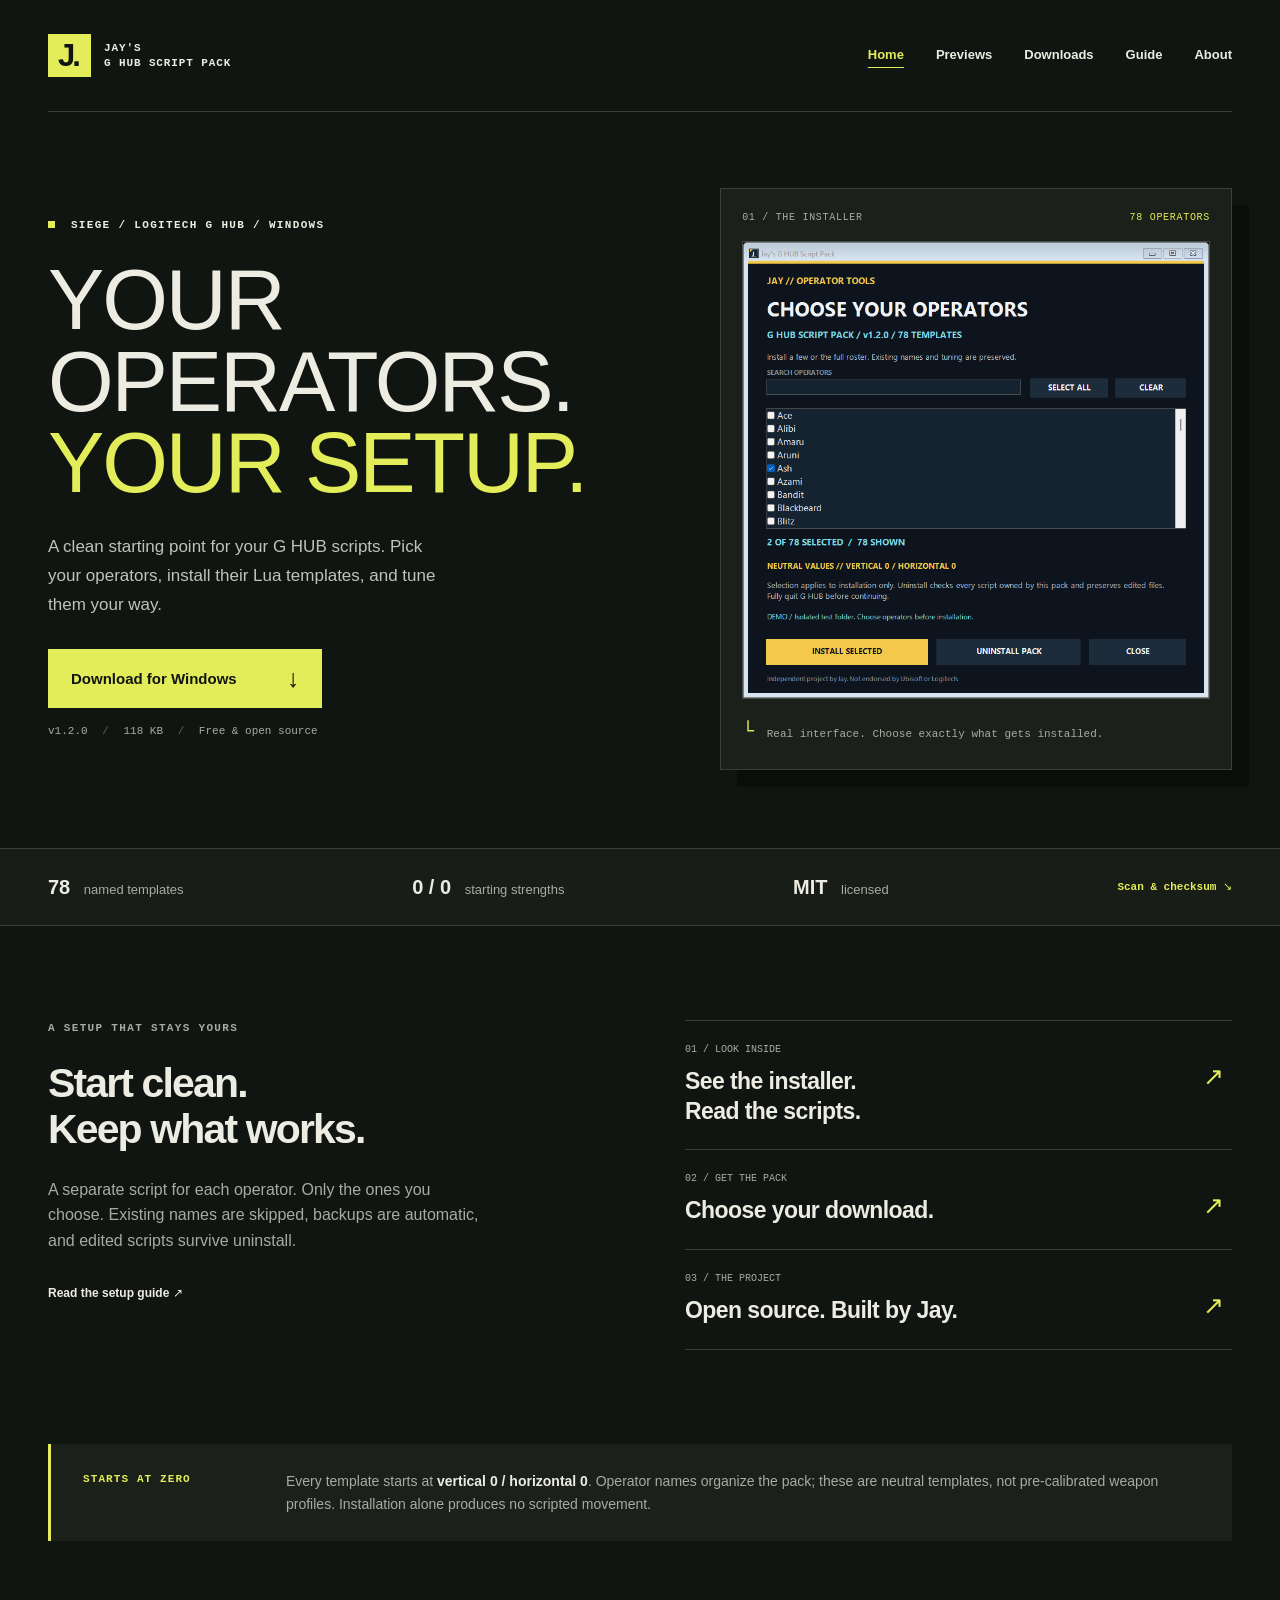
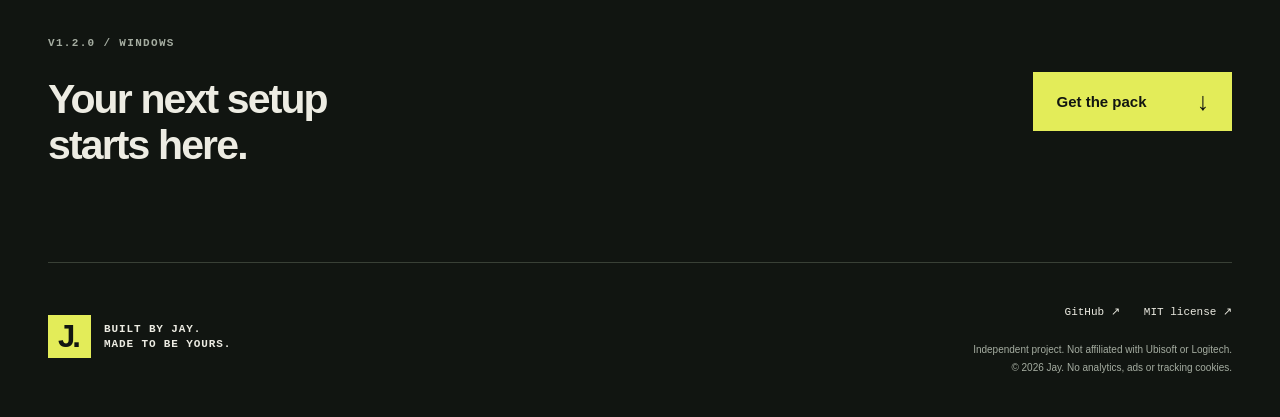
<file: site/index.html>
<!doctype html>
<html lang="en"><head>
<meta charset="utf-8"><meta name="viewport" content="width=device-width, initial-scale=1"><meta name="theme-color" content="#111511">
<meta name="description" content="78 neutral Siege operator templates. Selective installation, backups and your own tuning in Logitech G HUB."><meta property="og:title" content="Home — Jay's G HUB Script Pack"><meta property="og:description" content="78 neutral Siege operator templates. Selective installation, backups and your own tuning in Logitech G HUB."><meta property="og:type" content="website">
<link rel="canonical" href="https://contactjayclatty.github.io/Jay-GHUB-Script-Pack/"><link rel="icon" href="assets/favicon.ico"><link rel="stylesheet" href="style.css"><script src="app.js" defer></script>
<title>Home — Jay's G HUB Script Pack</title></head><body>
<a class="skip" href="#main">Skip to content</a>
<header class="masthead wrap"><a class="wordmark" href="index.html" aria-label="Jay's G HUB Script Pack home"><span class="mark">J.</span><span>JAY'S<br>G HUB SCRIPT PACK</span></a><nav aria-label="Main navigation"><a href="index.html" aria-current="page">Home</a><a href="previews.html">Previews</a><a href="download.html">Downloads</a><a href="guide.html">Guide</a><a href="about.html">About</a></nav></header>
<main id="main">  <section class="hero wrap" aria-labelledby="hero-title">
    <div class="hero-copy">
      <p class="eyebrow"><span class="status-dot"></span> SIEGE / LOGITECH G HUB / WINDOWS</p>
      <h1 id="hero-title">YOUR<br>OPERATORS.<br><span>YOUR SETUP.</span></h1>
      <p class="intro">A clean starting point for your G HUB scripts. Pick your operators, install their Lua templates, and tune them your way.</p>
      <a class="button primary" href="download.html">Download for Windows <span aria-hidden="true">↓</span></a>
      <p class="download-meta">v1.2.0 <span>/</span> 118 KB <span>/</span> Free & open source</p>
    </div>
    <figure class="hero-visual">
      <div class="visual-top"><span>01 / THE INSTALLER</span><span>78 OPERATORS</span></div>
      <div class="screen"><img src="assets/installer.png" width="776" height="759" alt="The Windows installer showing operator checkboxes, search, and Install selected." fetchpriority="high"></div>
      <figcaption><span class="corner" aria-hidden="true">└</span> Real interface. Choose exactly what gets installed.</figcaption>
    </figure>
  </section>  <div class="spec-strip"><div class="wrap specs"><span><strong>78</strong> named templates</span><span><strong>0 / 0</strong> starting strengths</span><span><strong>MIT</strong> licensed</span><a href="download.html#verification">Scan & checksum <span aria-hidden="true">↘</span></a></div></div><section class="wrap section overview"><div><p class="eyebrow">A SETUP THAT STAYS YOURS</p><h2>Start clean.<br>Keep what works.</h2><p class="muted">A separate script for each operator. Only the ones you choose. Existing names are skipped, backups are automatic, and edited scripts survive uninstall.</p><a class="text-link" href="guide.html">Read the setup guide ↗</a></div><div class="route-list"><a href="previews.html"><span>01 / LOOK INSIDE</span><strong>See the installer.<br>Read the scripts.</strong><b aria-hidden="true">↗</b></a><a href="download.html"><span>02 / GET THE PACK</span><strong>Choose your download.</strong><b aria-hidden="true">↗</b></a><a href="about.html"><span>03 / THE PROJECT</span><strong>Open source. Built by Jay.</strong><b aria-hidden="true">↗</b></a></div></section>  <aside class="neutral wrap"><span class="note-label">STARTS AT ZERO</span><p>Every template starts at <strong>vertical 0 / horizontal 0</strong>. Operator names organize the pack; these are neutral templates, not pre-calibrated weapon profiles. Installation alone produces no scripted movement.</p></aside><section class="wrap section bottom-cta"><div><p class="eyebrow">V1.2.0 / WINDOWS</p><h2>Your next setup<br>starts here.</h2></div><a class="button primary" href="download.html">Get the pack <span aria-hidden="true">↓</span></a></section></main>
<footer class="wrap footer"><a class="wordmark" href="index.html"><span class="mark">J.</span><span>BUILT BY JAY.<br>MADE TO BE YOURS.</span></a><div><a href="https://github.com/contactjayclatty/Jay-GHUB-Script-Pack">GitHub ↗</a><a href="https://github.com/contactjayclatty/Jay-GHUB-Script-Pack/blob/main/LICENSE">MIT license ↗</a><p>Independent project. Not affiliated with Ubisoft or Logitech.<br>© 2026 Jay. No analytics, ads or tracking cookies.</p></div></footer>
</body></html>
</file>
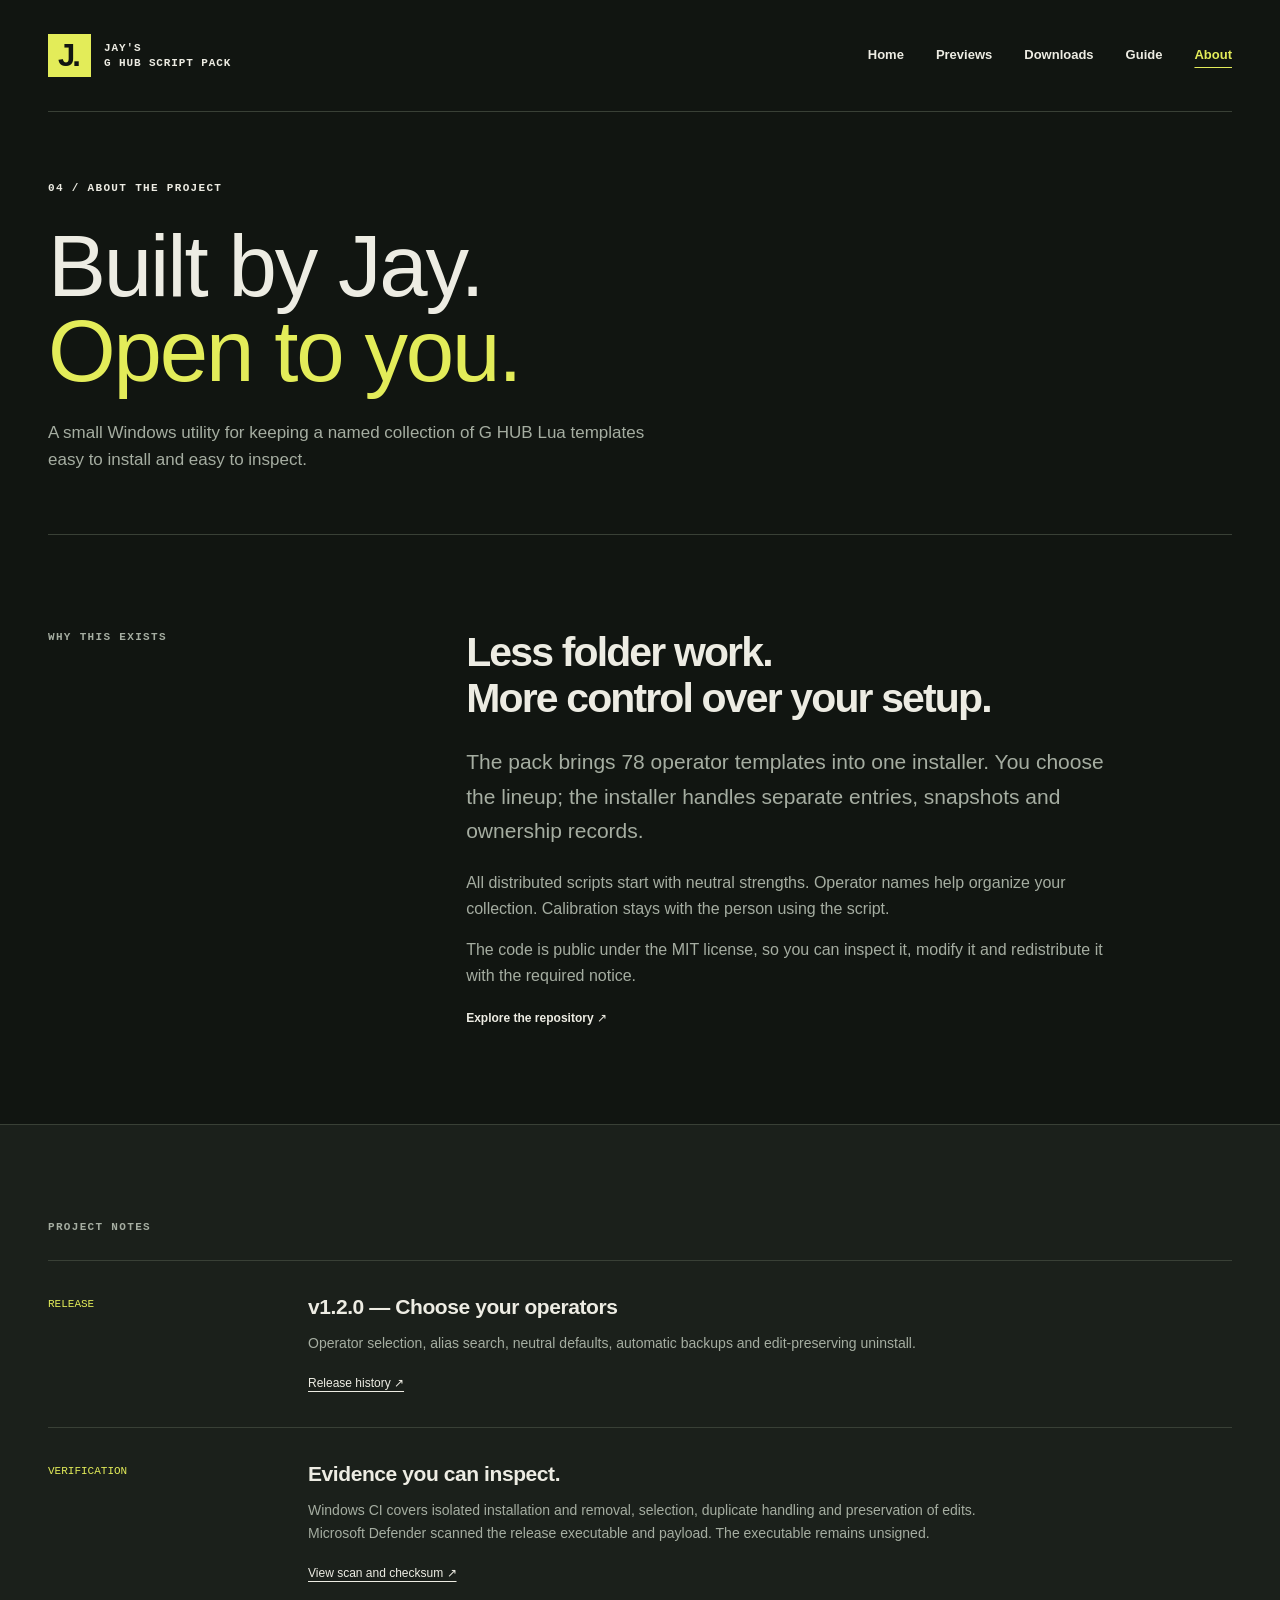
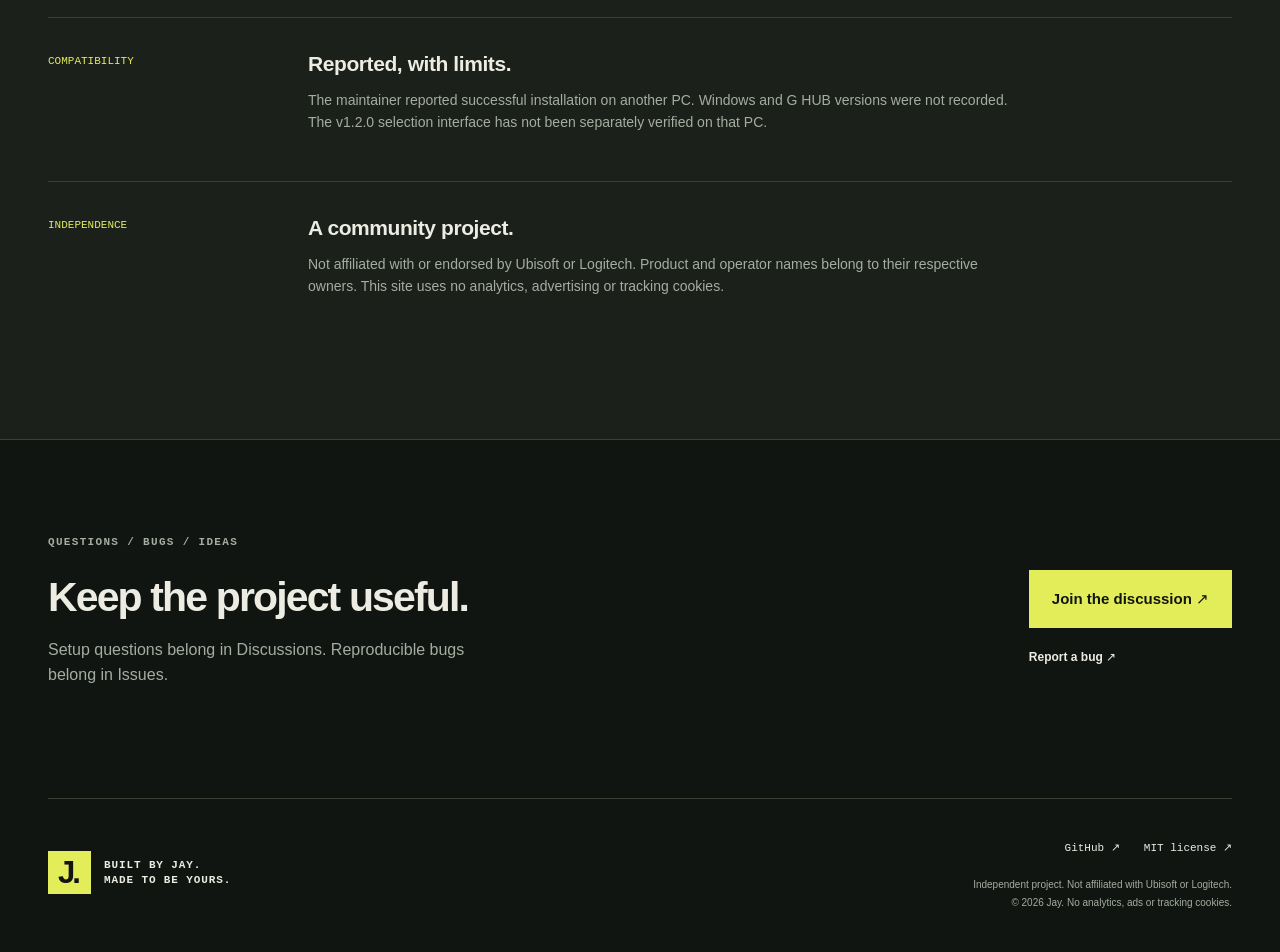
<file: site/about.html>
<!doctype html>
<html lang="en"><head>
<meta charset="utf-8"><meta name="viewport" content="width=device-width, initial-scale=1"><meta name="theme-color" content="#111511">
<meta name="description" content="About Jay’s open source G HUB script pack, its MIT license, release evidence and compatibility limits."><meta property="og:title" content="About — Jay's G HUB Script Pack"><meta property="og:description" content="About Jay’s open source G HUB script pack, its MIT license, release evidence and compatibility limits."><meta property="og:type" content="website">
<link rel="canonical" href="https://contactjayclatty.github.io/Jay-GHUB-Script-Pack/about.html"><link rel="icon" href="assets/favicon.ico"><link rel="stylesheet" href="style.css"><script src="app.js" defer></script>
<title>About — Jay's G HUB Script Pack</title></head><body>
<a class="skip" href="#main">Skip to content</a>
<header class="masthead wrap"><a class="wordmark" href="index.html" aria-label="Jay's G HUB Script Pack home"><span class="mark">J.</span><span>JAY'S<br>G HUB SCRIPT PACK</span></a><nav aria-label="Main navigation"><a href="index.html">Home</a><a href="previews.html">Previews</a><a href="download.html">Downloads</a><a href="guide.html">Guide</a><a href="about.html" aria-current="page">About</a></nav></header>
<main id="main"><section class="page-heading wrap"><p class="eyebrow">04 / ABOUT THE PROJECT</p><h1>Built by Jay.<br><em>Open to you.</em></h1><p class="page-intro">A small Windows utility for keeping a named collection of G HUB Lua templates easy to install and easy to inspect.</p></section>
<section class="about-story wrap section"><p class="eyebrow">WHY THIS EXISTS</p><div><h2>Less folder work.<br>More control over your setup.</h2><p class="large-copy">The pack brings 78 operator templates into one installer. You choose the lineup; the installer handles separate entries, snapshots and ownership records.</p><p>All distributed scripts start with neutral strengths. Operator names help organize your collection. Calibration stays with the person using the script.</p><p>The code is public under the MIT license, so you can inspect it, modify it and redistribute it with the required notice.</p><a class="text-link" href="https://github.com/contactjayclatty/Jay-GHUB-Script-Pack">Explore the repository ↗</a></div></section>
<section class="about-facts"><div class="wrap section"><p class="eyebrow">PROJECT NOTES</p><div class="fact-row"><span>RELEASE</span><div><h3>v1.2.0 — Choose your operators</h3><p>Operator selection, alias search, neutral defaults, automatic backups and edit-preserving uninstall.</p><a href="https://github.com/contactjayclatty/Jay-GHUB-Script-Pack/releases/tag/v1.2.0">Release history ↗</a></div></div><div class="fact-row"><span>VERIFICATION</span><div><h3>Evidence you can inspect.</h3><p>Windows CI covers isolated installation and removal, selection, duplicate handling and preservation of edits. Microsoft Defender scanned the release executable and payload. The executable remains unsigned.</p><a href="download.html#verification">View scan and checksum ↗</a></div></div><div class="fact-row"><span>COMPATIBILITY</span><div><h3>Reported, with limits.</h3><p>The maintainer reported successful installation on another PC. Windows and G HUB versions were not recorded. The v1.2.0 selection interface has not been separately verified on that PC.</p></div></div><div class="fact-row"><span>INDEPENDENCE</span><div><h3>A community project.</h3><p>Not affiliated with or endorsed by Ubisoft or Logitech. Product and operator names belong to their respective owners. This site uses no analytics, advertising or tracking cookies.</p></div></div></div></section>
<section class="wrap section bottom-cta"><div><p class="eyebrow">QUESTIONS / BUGS / IDEAS</p><h2>Keep the project useful.</h2><p class="muted">Setup questions belong in Discussions. Reproducible bugs belong in Issues.</p></div><div class="about-links"><a class="button primary" href="https://github.com/contactjayclatty/Jay-GHUB-Script-Pack/discussions">Join the discussion ↗</a><a class="text-link" href="https://github.com/contactjayclatty/Jay-GHUB-Script-Pack/issues/new?template=bug_report.yml">Report a bug ↗</a></div></section></main>
<footer class="wrap footer"><a class="wordmark" href="index.html"><span class="mark">J.</span><span>BUILT BY JAY.<br>MADE TO BE YOURS.</span></a><div><a href="https://github.com/contactjayclatty/Jay-GHUB-Script-Pack">GitHub ↗</a><a href="https://github.com/contactjayclatty/Jay-GHUB-Script-Pack/blob/main/LICENSE">MIT license ↗</a><p>Independent project. Not affiliated with Ubisoft or Logitech.<br>© 2026 Jay. No analytics, ads or tracking cookies.</p></div></footer>
</body></html>
</file>
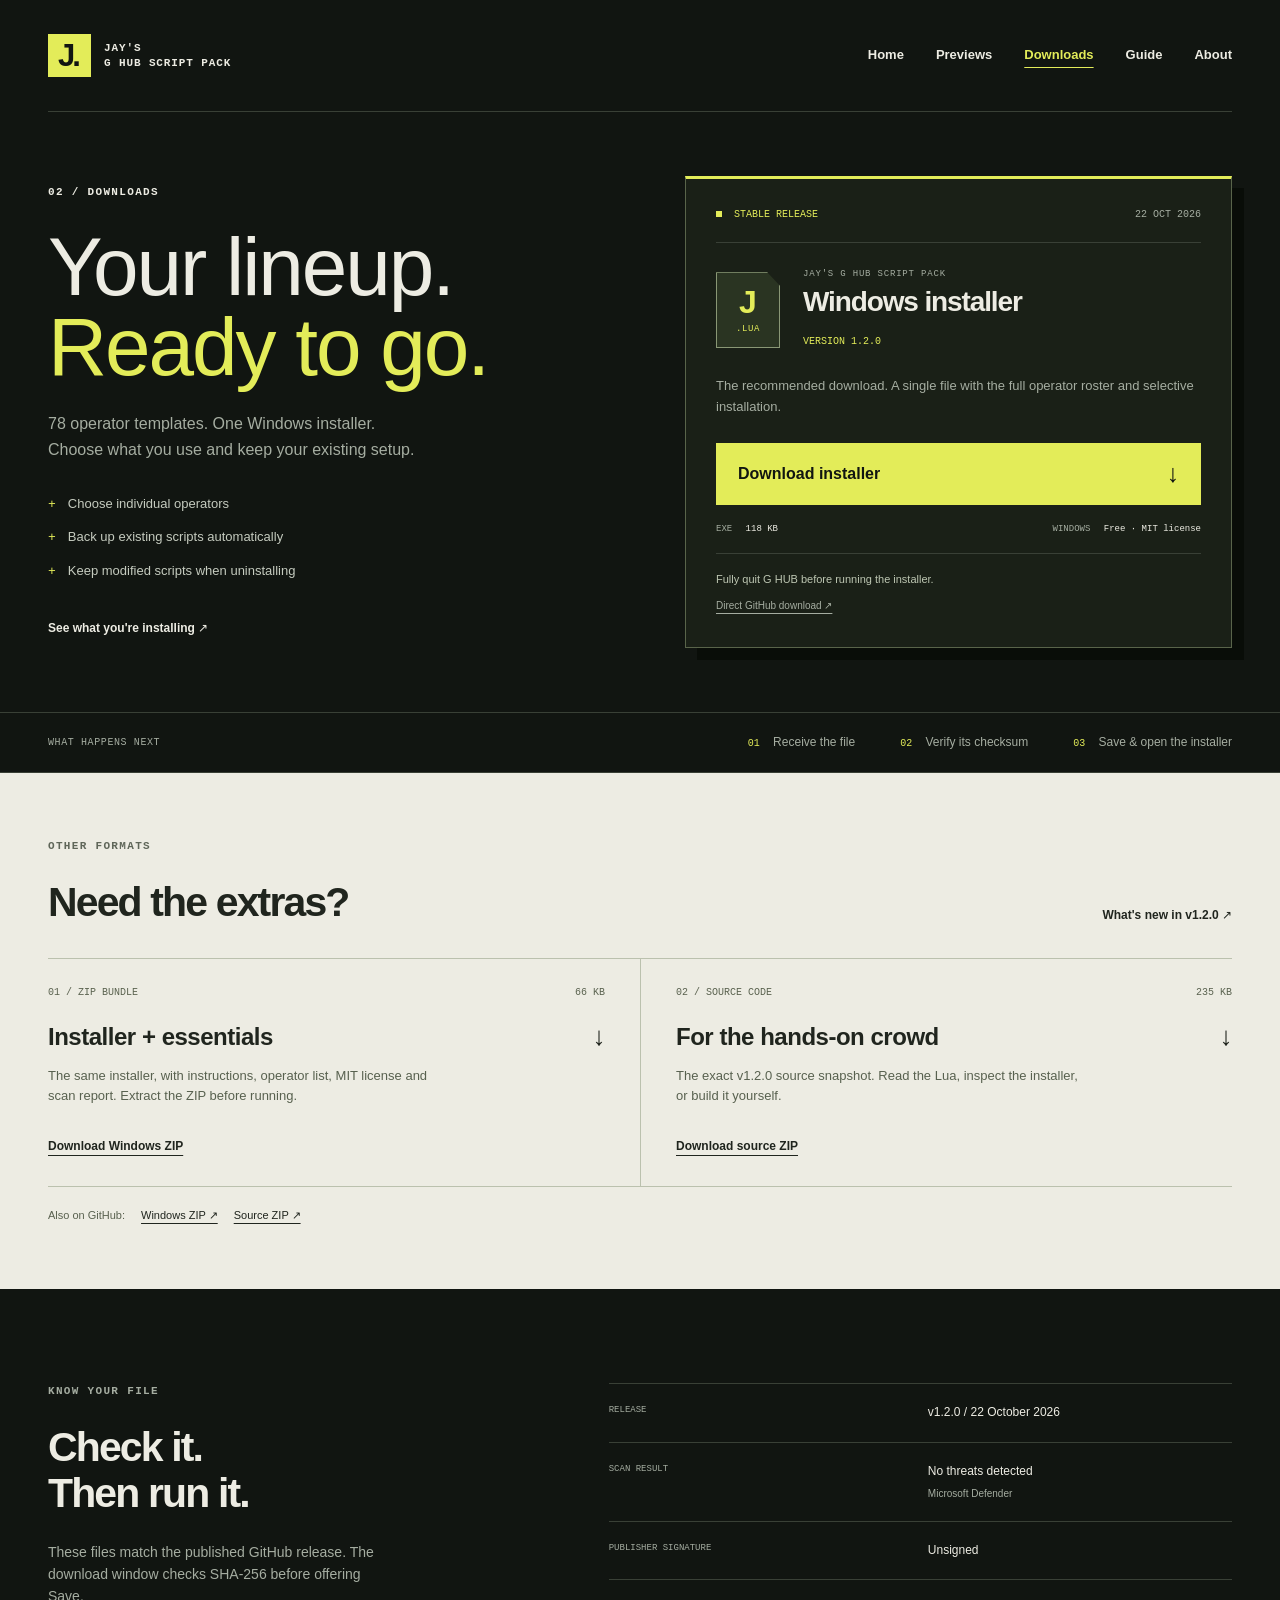
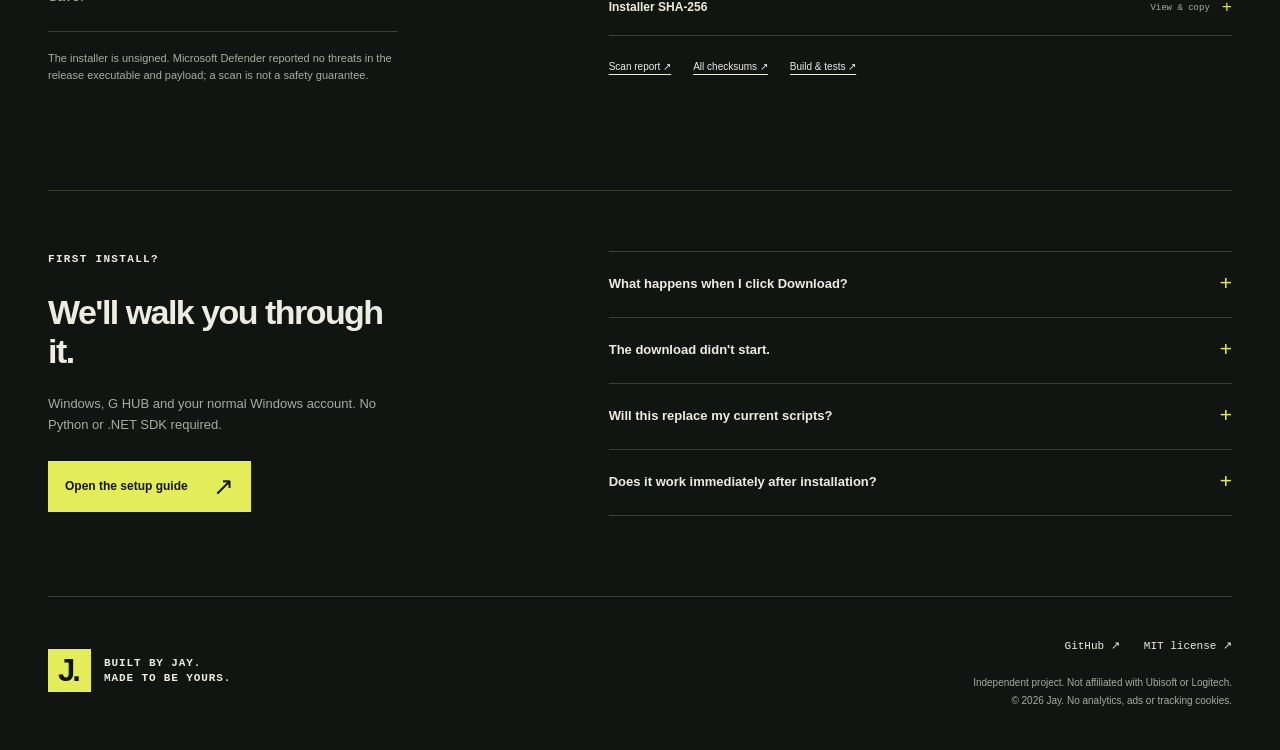
<file: site/download.html>
<!doctype html>
<html lang="en"><head>
<meta charset="utf-8"><meta name="viewport" content="width=device-width, initial-scale=1"><meta name="theme-color" content="#111511">
<meta name="description" content="Download the Windows installer, ZIP bundle or source with transfer progress and SHA-256 verification."><meta property="og:title" content="Downloads — Jay's G HUB Script Pack"><meta property="og:description" content="Download the Windows installer, ZIP bundle or source with transfer progress and SHA-256 verification."><meta property="og:type" content="website">
<link rel="canonical" href="https://contactjayclatty.github.io/Jay-GHUB-Script-Pack/download.html"><link rel="icon" href="assets/favicon.ico"><link rel="stylesheet" href="style.css"><script src="app.js" defer></script>
<title>Downloads — Jay's G HUB Script Pack</title></head><body>
<a class="skip" href="#main">Skip to content</a>
<header class="masthead wrap"><a class="wordmark" href="index.html" aria-label="Jay's G HUB Script Pack home"><span class="mark">J.</span><span>JAY'S<br>G HUB SCRIPT PACK</span></a><nav aria-label="Main navigation"><a href="index.html">Home</a><a href="previews.html">Previews</a><a href="download.html" aria-current="page">Downloads</a><a href="guide.html">Guide</a><a href="about.html">About</a></nav></header>
<main id="main" class="downloads-v2">
<section class="download-hero wrap">
  <div class="download-intro"><p class="eyebrow">02 / DOWNLOADS</p><h1>Your lineup.<br><em>Ready to go.</em></h1><p>78 operator templates. One Windows installer.<br>Choose what you use and keep your existing setup.</p><ul class="download-benefits"><li>Choose individual operators</li><li>Back up existing scripts automatically</li><li>Keep modified scripts when uninstalling</li></ul><a class="text-link" href="previews.html">See what you're installing ↗</a></div>
  <div class="installer-ticket"><div class="ticket-top"><span class="release-label"><i aria-hidden="true"></i> STABLE RELEASE</span><span>22 OCT 2026</span></div><div class="ticket-product"><span class="file-emblem" aria-hidden="true">J<span>.LUA</span></span><div><p>JAY'S G HUB SCRIPT PACK</p><h2>Windows installer</h2><span class="ticket-version">VERSION 1.2.0</span></div></div><p class="ticket-description">The recommended download. A single file with the full operator roster and selective installation.</p><a class="button primary main-download" href="downloads/Jay-GHUB-Script-Pack-v1.2.0.exe" download="Jay-GHUB-Script-Pack-v1.2.0.exe" data-download="installer">Download installer <span aria-hidden="true">↓</span></a><div class="ticket-meta"><span>EXE <b>118 KB</b></span><span>WINDOWS <b>Free · MIT license</b></span></div><p class="ticket-note">Fully quit G HUB before running the installer.</p><a class="ticket-direct" href="https://github.com/contactjayclatty/Jay-GHUB-Script-Pack/releases/download/v1.2.0/Jay-GHUB-Script-Pack-v1.2.0.exe">Direct GitHub download ↗</a></div>
</section>
<div class="download-process"><div class="wrap"><span>WHAT HAPPENS NEXT</span><ol><li><b>01</b> Receive the file</li><li><b>02</b> Verify its checksum</li><li><b>03</b> Save & open the installer</li></ol></div></div>
<section class="formats-section"><div class="wrap section"><div class="download-heading"><div><p class="eyebrow">OTHER FORMATS</p><h2>Need the extras?</h2></div><a class="text-link" href="https://github.com/contactjayclatty/Jay-GHUB-Script-Pack/releases/tag/v1.2.0">What's new in v1.2.0 ↗</a></div><div class="format-options"><a class="format-option" href="downloads/Jay-GHUB-Script-Pack-v1.2.0-windows.zip" download="Jay-GHUB-Script-Pack-v1.2.0-windows.zip" data-download="bundle"><div class="format-top"><span>01 / ZIP BUNDLE</span><span>66 KB</span></div><h3>Installer + essentials <span aria-hidden="true">↓</span></h3><p>The same installer, with instructions, operator list, MIT license and scan report. Extract the ZIP before running.</p><span class="format-link">Download Windows ZIP</span></a><a class="format-option" href="downloads/Jay-GHUB-Script-Pack-v1.2.0-source.zip" download="Jay-GHUB-Script-Pack-v1.2.0-source.zip" data-download="source"><div class="format-top"><span>02 / SOURCE CODE</span><span>235 KB</span></div><h3>For the hands-on crowd <span aria-hidden="true">↓</span></h3><p>The exact v1.2.0 source snapshot. Read the Lua, inspect the installer, or build it yourself.</p><span class="format-link">Download source ZIP</span></a></div><div class="direct-links format-direct"><span>Also on GitHub:</span><a href="https://github.com/contactjayclatty/Jay-GHUB-Script-Pack/releases/download/v1.2.0/Jay-GHUB-Script-Pack-v1.2.0-windows.zip">Windows ZIP ↗</a><a href="https://github.com/contactjayclatty/Jay-GHUB-Script-Pack/releases/download/v1.2.0/Jay-GHUB-Script-Pack-v1.2.0-source.zip">Source ZIP ↗</a></div></div></section>
<section class="download-evidence wrap section"><div class="evidence-heading"><p class="eyebrow">KNOW YOUR FILE</p><h2>Check it.<br>Then run it.</h2><p>These files match the published GitHub release. The download window checks SHA-256 before offering Save.</p><p class="evidence-note">The installer is unsigned. Microsoft Defender reported no threats in the release executable and payload; a scan is not a safety guarantee.</p></div><div class="evidence-panel"><div class="evidence-row"><span>RELEASE</span><strong>v1.2.0 / 22 October 2026</strong></div><div class="evidence-row"><span>SCAN RESULT</span><strong>No threats detected <small>Microsoft Defender</small></strong></div><div class="evidence-row"><span>PUBLISHER SIGNATURE</span><strong>Unsigned</strong></div><details class="checksum-details" id="verification"><summary>Installer SHA-256 <span class="checksum-hint">View & copy</span></summary><code id="checksum">d1007043cbfe91b2f0c2fa72b504fee2b656227856ecad6eb862edfb13831116</code><button id="copy-hash" type="button">Copy checksum ↗</button><span id="copy-status" class="sr-only" role="status"></span></details><div class="evidence-links"><a href="https://github.com/contactjayclatty/Jay-GHUB-Script-Pack/releases/download/v1.2.0/malware-scan-report.json">Scan report ↗</a><a href="https://github.com/contactjayclatty/Jay-GHUB-Script-Pack/releases/download/v1.2.0/SHA256SUMS.txt">All checksums ↗</a><a href="https://github.com/contactjayclatty/Jay-GHUB-Script-Pack/actions/runs/39658087045">Build & tests ↗</a></div></div></section>
<section class="download-help wrap"><div><p class="eyebrow">FIRST INSTALL?</p><h2>We'll walk you through it.</h2><p>Windows, G HUB and your normal Windows account. No Python or .NET SDK required.</p><a class="button primary" href="guide.html">Open the setup guide <span aria-hidden="true">↗</span></a></div><div class="questions"><details><summary>What happens when I click Download?</summary><p>In supported browsers, a window shows real transfer progress. The file's size and SHA-256 are checked before Save is offered. Choose Save file, then check your browser's download manager. Small files may finish almost immediately.</p></details><details><summary>The download didn't start.</summary><p>Try again in the download window, or use the direct GitHub link. Without supported JavaScript APIs, download links use your browser's normal download manager.</p></details><details><summary>Will this replace my current scripts?</summary><p>Matching operator names and known aliases are skipped. Existing scripts are backed up before additions. Your calibration stays intact.</p></details><details><summary>Does it work immediately after installation?</summary><p>Select the script in G HUB for your intended profile. Both strengths start at zero, so configure your own values before expecting scripted movement. See the guide for the controls and recovery steps.</p></details></div></section>
<dialog id="download-dialog" aria-labelledby="transfer-title" aria-describedby="transfer-status"><div class="transfer-head"><span class="eyebrow">JAY'S G HUB / FILE TRANSFER</span><button type="button" id="close-transfer" aria-label="Close download window">×</button></div><ol class="transfer-phases" aria-label="Download stages"><li data-phase="receive">01 <span>Receive</span></li><li data-phase="verify">02 <span>Verify</span></li><li data-phase="save">03 <span>Save</span></li></ol><h2 id="transfer-title">Preparing your file.</h2><p id="transfer-file" class="transfer-file"></p><progress id="transfer-progress" max="100" aria-label="Download progress"></progress><div class="transfer-stats"><span id="transfer-amount">Connecting…</span><span id="transfer-percent">—</span></div><p id="transfer-status" role="status" aria-live="polite">Starting the transfer.</p><div class="transfer-actions"><button type="button" class="button primary" id="save-transfer" hidden>Save file ↓</button><button type="button" class="button primary" id="retry-transfer" hidden>Try again ↻</button><button type="button" class="button secondary" id="cancel-transfer">Cancel transfer</button></div><a class="transfer-next" id="transfer-next" href="guide.html" hidden>Next: set up your scripts ↗</a><a id="transfer-fallback" href="https://github.com/contactjayclatty/Jay-GHUB-Script-Pack/releases/download/v1.2.0/Jay-GHUB-Script-Pack-v1.2.0.exe">Download directly from GitHub ↗</a><p class="transfer-footnote">The progress bar measures bytes received by this page. Saving to disk is handled by your browser.</p></dialog></main>
<footer class="wrap footer"><a class="wordmark" href="index.html"><span class="mark">J.</span><span>BUILT BY JAY.<br>MADE TO BE YOURS.</span></a><div><a href="https://github.com/contactjayclatty/Jay-GHUB-Script-Pack">GitHub ↗</a><a href="https://github.com/contactjayclatty/Jay-GHUB-Script-Pack/blob/main/LICENSE">MIT license ↗</a><p>Independent project. Not affiliated with Ubisoft or Logitech.<br>© 2026 Jay. No analytics, ads or tracking cookies.</p></div></footer>
</body></html>
</file>
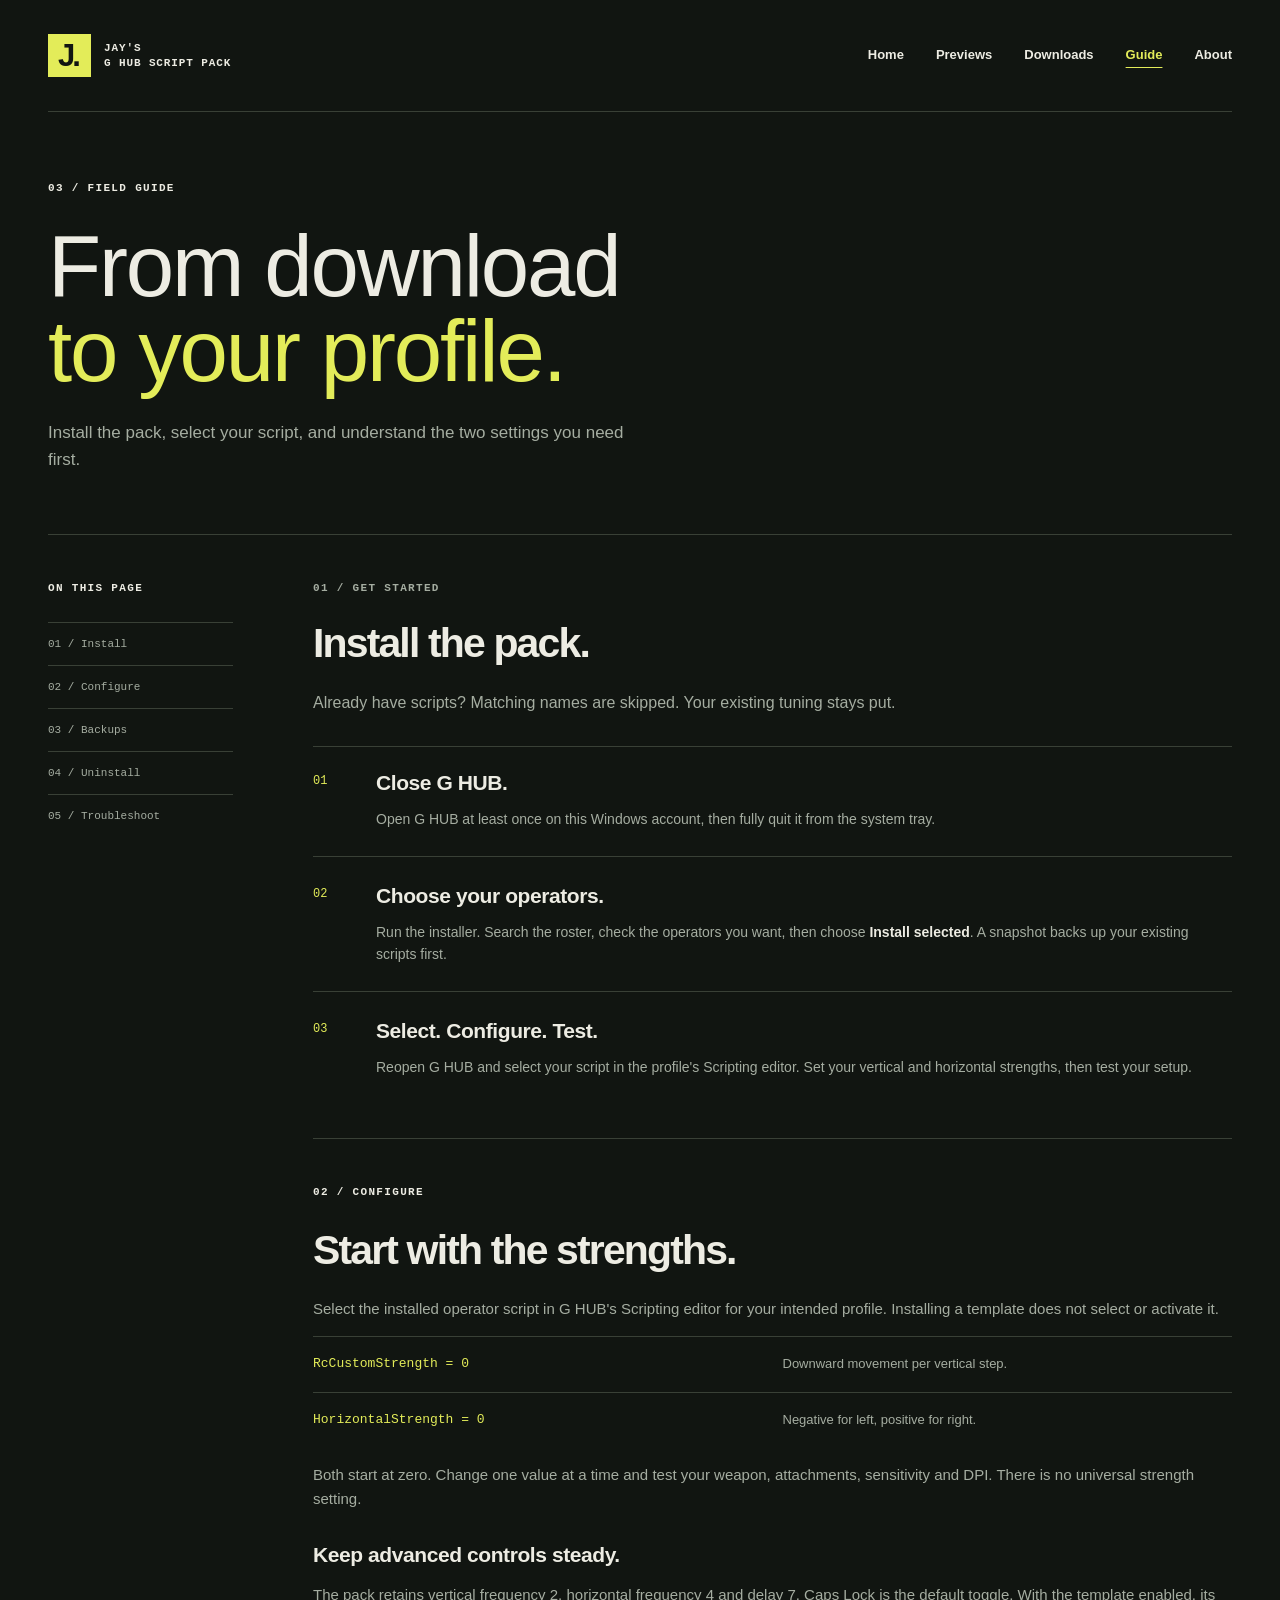
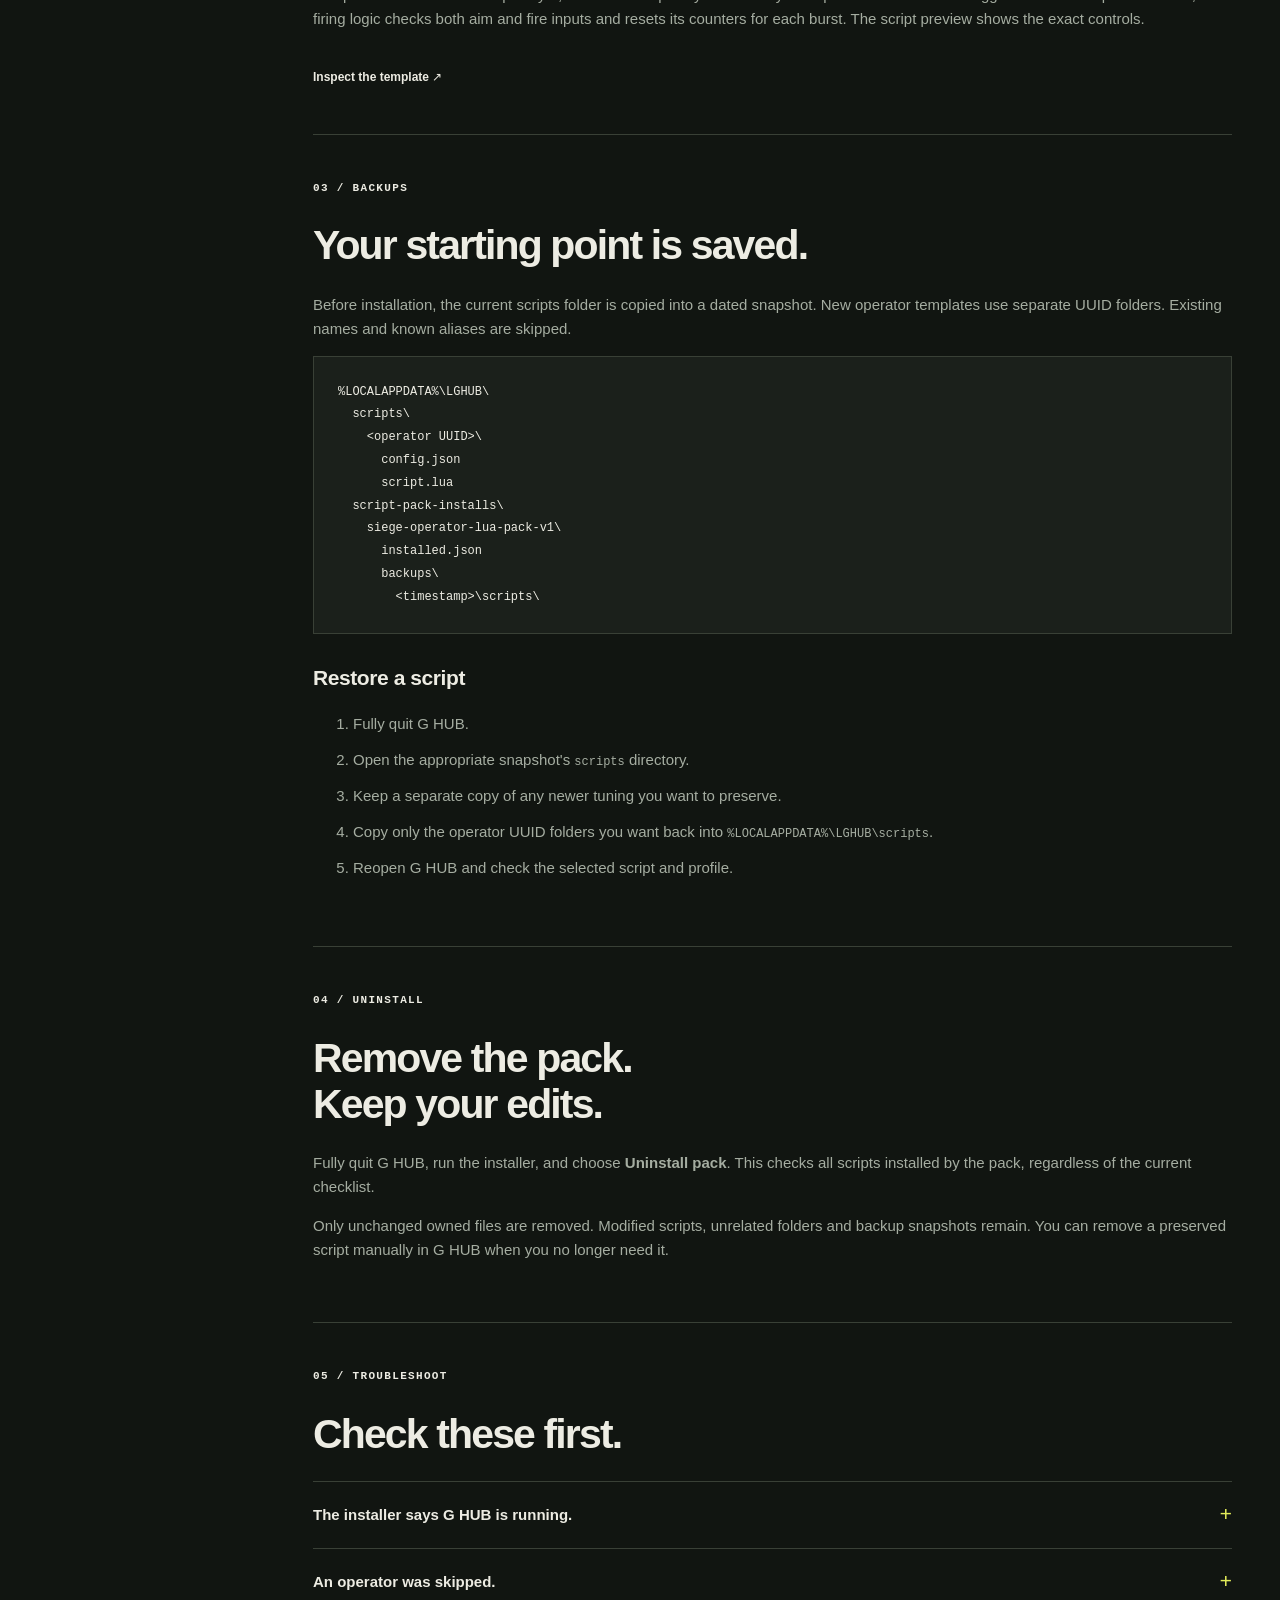
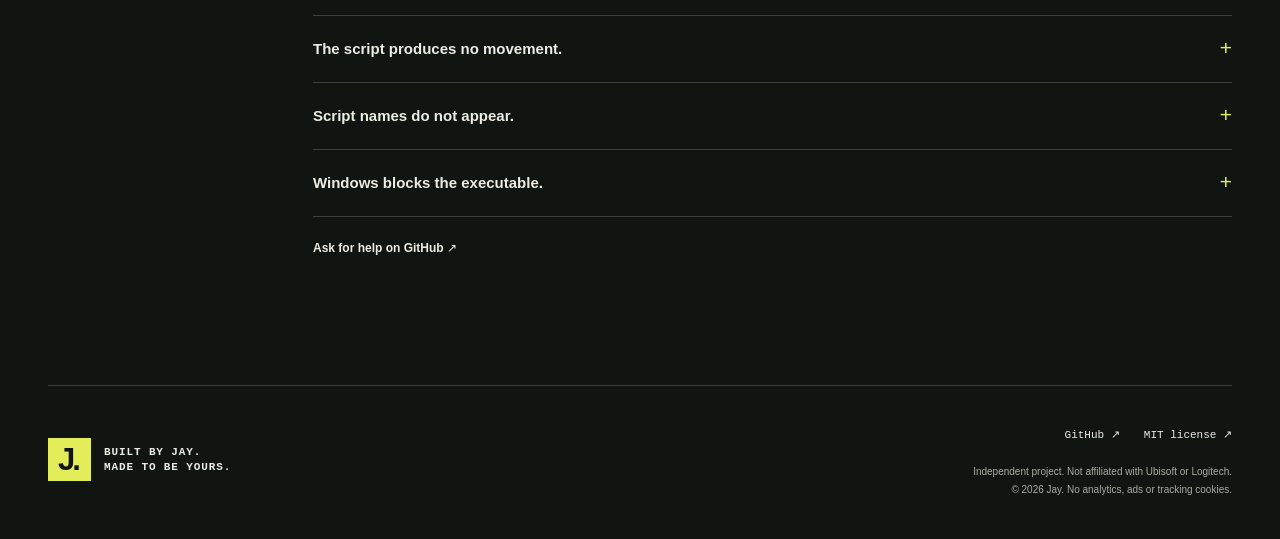
<file: site/guide.html>
<!doctype html>
<html lang="en"><head>
<meta charset="utf-8"><meta name="viewport" content="width=device-width, initial-scale=1"><meta name="theme-color" content="#111511">
<meta name="description" content="Step-by-step installation, script configuration, backup recovery, uninstall and troubleshooting."><meta property="og:title" content="Guide — Jay's G HUB Script Pack"><meta property="og:description" content="Step-by-step installation, script configuration, backup recovery, uninstall and troubleshooting."><meta property="og:type" content="website">
<link rel="canonical" href="https://contactjayclatty.github.io/Jay-GHUB-Script-Pack/guide.html"><link rel="icon" href="assets/favicon.ico"><link rel="stylesheet" href="style.css"><script src="app.js" defer></script>
<title>Guide — Jay's G HUB Script Pack</title></head><body>
<a class="skip" href="#main">Skip to content</a>
<header class="masthead wrap"><a class="wordmark" href="index.html" aria-label="Jay's G HUB Script Pack home"><span class="mark">J.</span><span>JAY'S<br>G HUB SCRIPT PACK</span></a><nav aria-label="Main navigation"><a href="index.html">Home</a><a href="previews.html">Previews</a><a href="download.html">Downloads</a><a href="guide.html" aria-current="page">Guide</a><a href="about.html">About</a></nav></header>
<main id="main"><section class="page-heading wrap"><p class="eyebrow">03 / FIELD GUIDE</p><h1>From download<br><em>to your profile.</em></h1><p class="page-intro">Install the pack, select your script, and understand the two settings you need first.</p></section>
<div class="guide-layout wrap"><aside class="guide-toc"><p class="eyebrow">ON THIS PAGE</p><a href="#setup">01 / Install</a><a href="#configure">02 / Configure</a><a href="#backup">03 / Backups</a><a href="#remove">04 / Uninstall</a><a href="#help">05 / Troubleshoot</a></aside><div class="guide-content">  <section class="setup section" id="setup" aria-labelledby="setup-title">
    <div class="section-heading"><p class="eyebrow">01 / GET STARTED</p><h2 id="setup-title">Install the pack.</h2><p>Already have scripts? Matching names are skipped. Your existing tuning stays put.</p></div>
    <ol class="steps">
      <li><span class="step-number">01</span><div><h3>Close G HUB.</h3><p>Open G HUB at least once on this Windows account, then fully quit it from the system tray.</p></div></li>
      <li><span class="step-number">02</span><div><h3>Choose your operators.</h3><p>Run the installer. Search the roster, check the operators you want, then choose <strong>Install selected</strong>. A snapshot backs up your existing scripts first.</p></div></li>
      <li><span class="step-number">03</span><div><h3>Select. Configure. Test.</h3><p>Reopen G HUB and select your script in the profile's Scripting editor. Set your vertical and horizontal strengths, then test your setup.</p></div></li>
    </ol>
  </section>
<section class="guide-chapter" id="configure"><p class="eyebrow">02 / CONFIGURE</p><h2>Start with the strengths.</h2><p>Select the installed operator script in G HUB's Scripting editor for your intended profile. Installing a template does not select or activate it.</p><div class="setting-row"><code>RcCustomStrength = 0</code><p>Downward movement per vertical step.</p></div><div class="setting-row"><code>HorizontalStrength = 0</code><p>Negative for left, positive for right.</p></div><p>Both start at zero. Change one value at a time and test your weapon, attachments, sensitivity and DPI. There is no universal strength setting.</p><h3>Keep advanced controls steady.</h3><p>The pack retains vertical frequency 2, horizontal frequency 4 and delay 7. Caps Lock is the default toggle. With the template enabled, its firing logic checks both aim and fire inputs and resets its counters for each burst. The script preview shows the exact controls.</p><a class="text-link" href="previews.html">Inspect the template ↗</a></section>
<section class="guide-chapter" id="backup"><p class="eyebrow">03 / BACKUPS</p><h2>Your starting point is saved.</h2><p>Before installation, the current scripts folder is copied into a dated snapshot. New operator templates use separate UUID folders. Existing names and known aliases are skipped.</p><pre class="path-block">%LOCALAPPDATA%\LGHUB\
  scripts\
    &lt;operator UUID&gt;\
      config.json
      script.lua
  script-pack-installs\
    siege-operator-lua-pack-v1\
      installed.json
      backups\
        &lt;timestamp&gt;\scripts\</pre><h3>Restore a script</h3><ol><li>Fully quit G HUB.</li><li>Open the appropriate snapshot's <code>scripts</code> directory.</li><li>Keep a separate copy of any newer tuning you want to preserve.</li><li>Copy only the operator UUID folders you want back into <code>%LOCALAPPDATA%\LGHUB\scripts</code>.</li><li>Reopen G HUB and check the selected script and profile.</li></ol></section>
<section class="guide-chapter" id="remove"><p class="eyebrow">04 / UNINSTALL</p><h2>Remove the pack.<br>Keep your edits.</h2><p>Fully quit G HUB, run the installer, and choose <strong>Uninstall pack</strong>. This checks all scripts installed by the pack, regardless of the current checklist.</p><p>Only unchanged owned files are removed. Modified scripts, unrelated folders and backup snapshots remain. You can remove a preserved script manually in G HUB when you no longer need it.</p></section>
<section class="guide-chapter" id="help"><p class="eyebrow">05 / TROUBLESHOOT</p><h2>Check these first.</h2><div class="questions"><details><summary>The installer says G HUB is running.</summary><p>Quit G HUB from its system tray icon. If necessary, close <code>lghub</code> and <code>lghub_agent</code> in Task Manager, then retry.</p></details><details><summary>An operator was skipped.</summary><p>A matching name or alias already exists and was preserved. Check that script in G HUB; the installer does not overwrite existing calibration.</p></details><details><summary>The script produces no movement.</summary><p>Both strengths start at zero. Check the selected profile and script, Caps Lock state, aim/fire inputs and your configured strengths.</p></details><details><summary>Script names do not appear.</summary><p>Restart G HUB and check the intended profile's Scripting editor. If names are still missing, report the G HUB version and exact installer result.</p></details><details><summary>Windows blocks the executable.</summary><p>The release is unsigned and organizational policies may block it. Check the published checksum and scan report. Do not disable security software; report any detection with the filename and hash.</p></details></div><a class="text-link" href="https://github.com/contactjayclatty/Jay-GHUB-Script-Pack/discussions">Ask for help on GitHub ↗</a></section></div></div></main>
<footer class="wrap footer"><a class="wordmark" href="index.html"><span class="mark">J.</span><span>BUILT BY JAY.<br>MADE TO BE YOURS.</span></a><div><a href="https://github.com/contactjayclatty/Jay-GHUB-Script-Pack">GitHub ↗</a><a href="https://github.com/contactjayclatty/Jay-GHUB-Script-Pack/blob/main/LICENSE">MIT license ↗</a><p>Independent project. Not affiliated with Ubisoft or Logitech.<br>© 2026 Jay. No analytics, ads or tracking cookies.</p></div></footer>
</body></html>
</file>
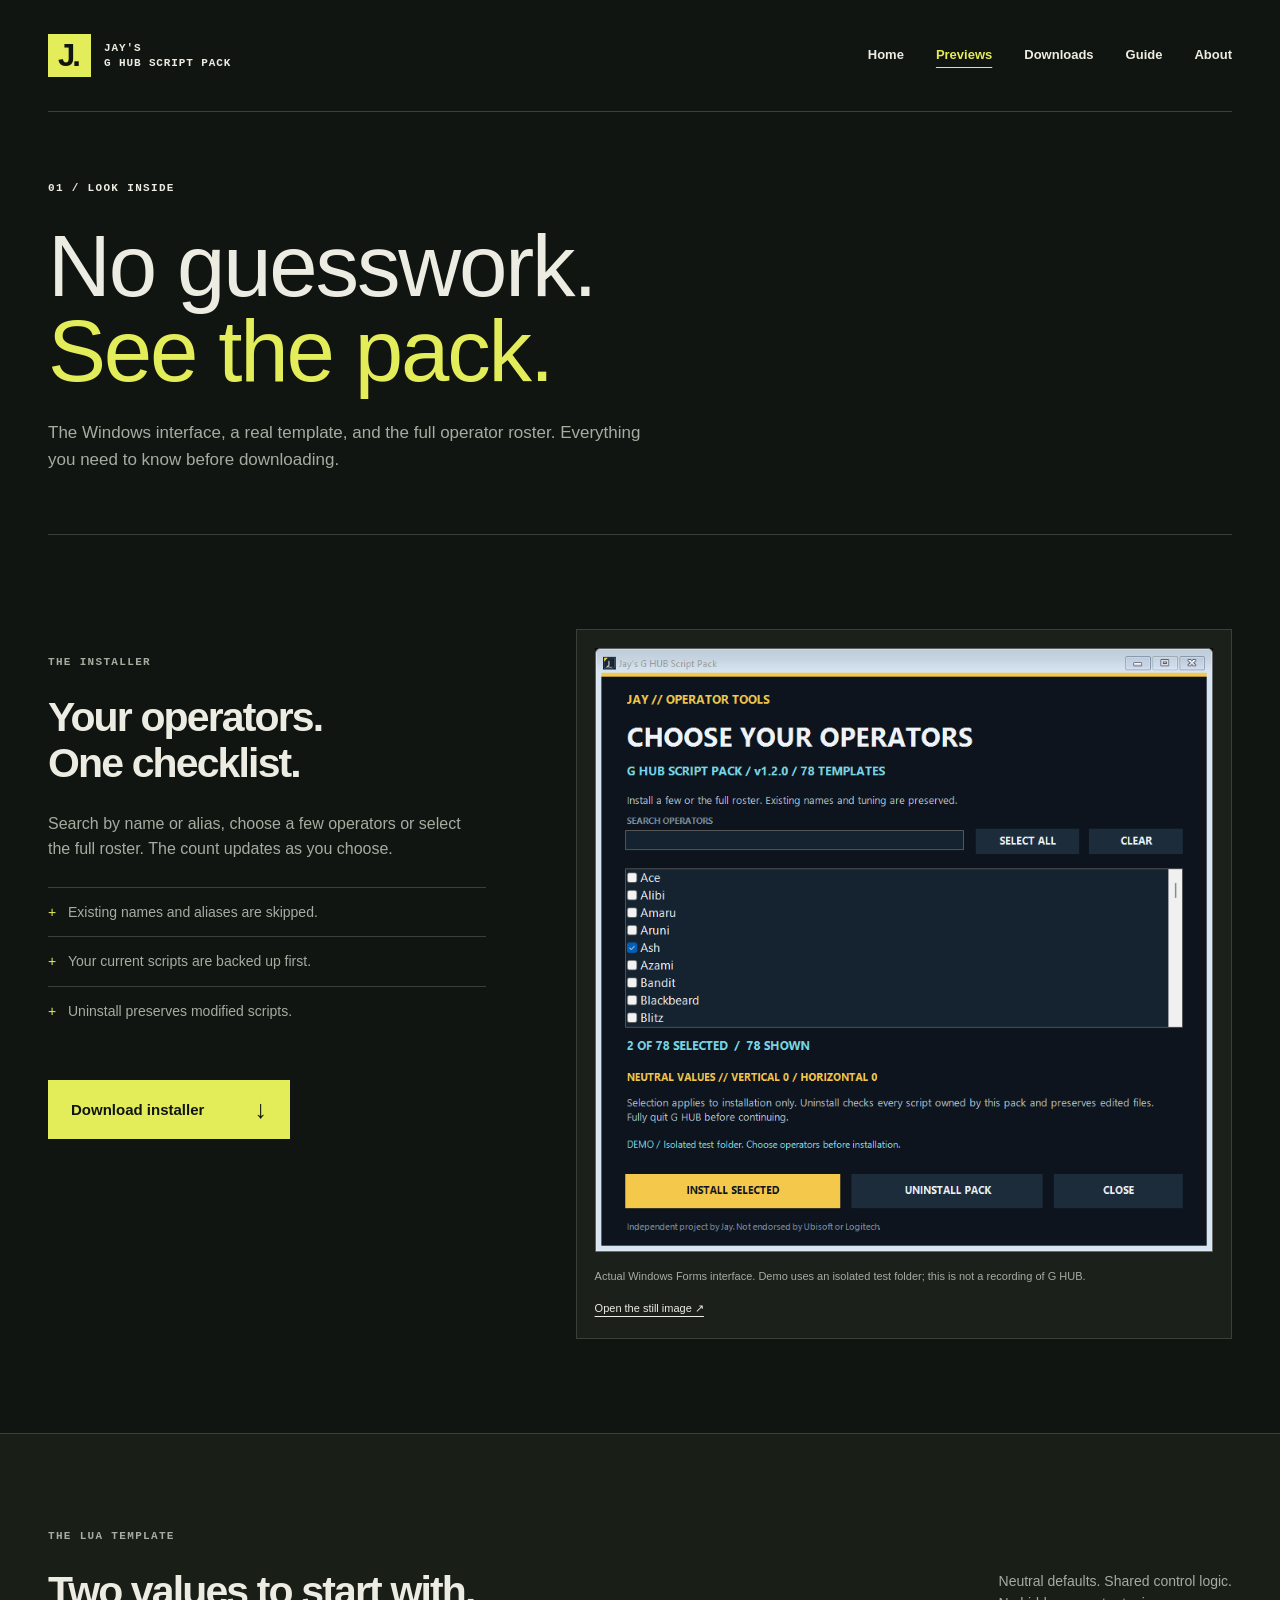
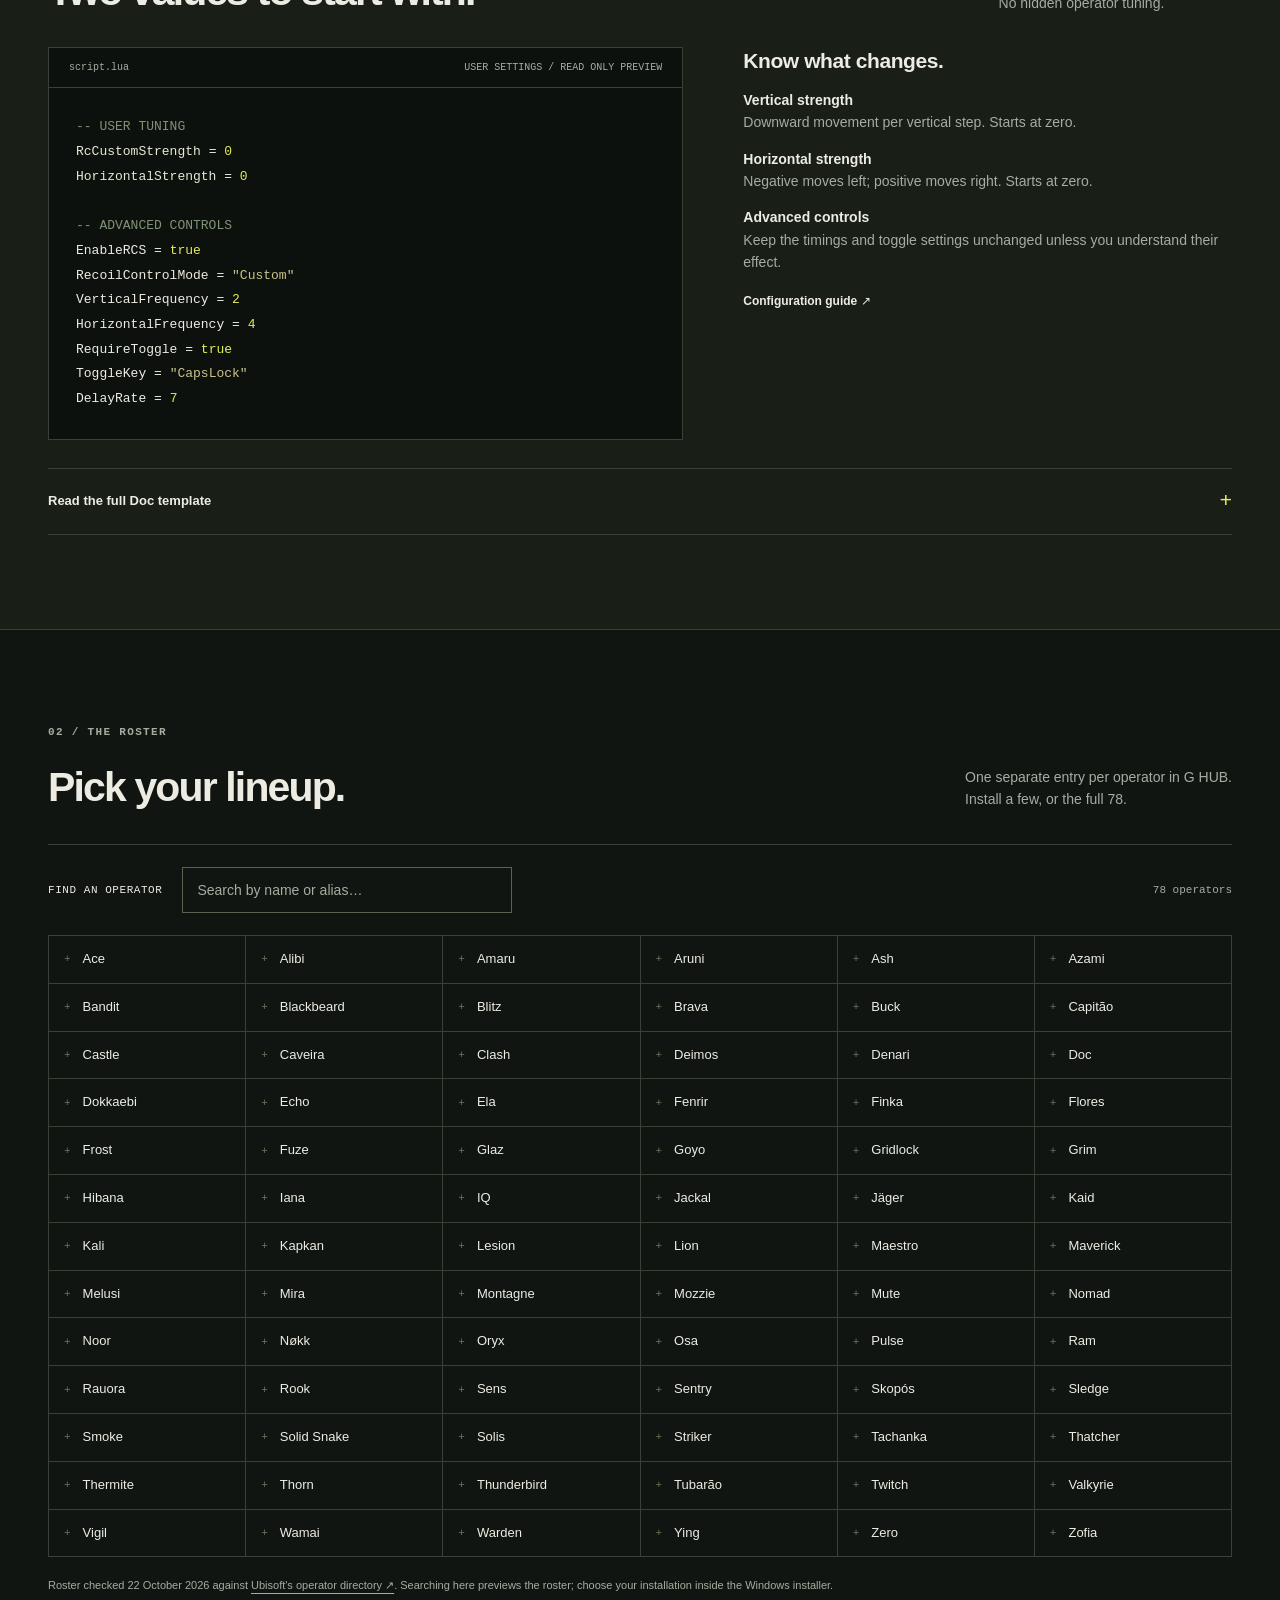
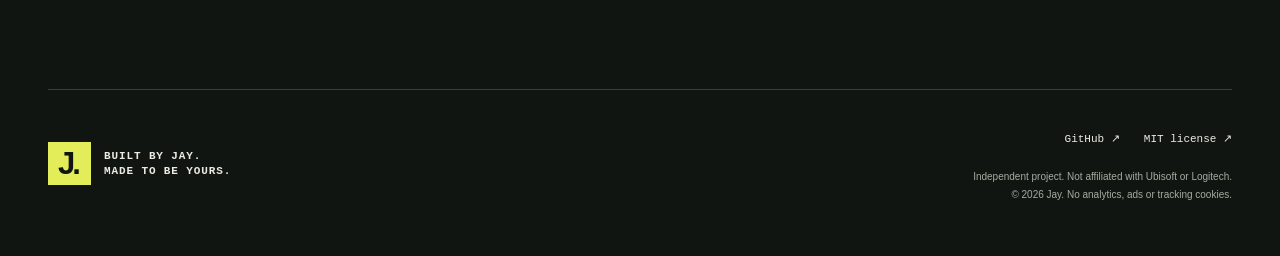
<file: site/previews.html>
<!doctype html>
<html lang="en"><head>
<meta charset="utf-8"><meta name="viewport" content="width=device-width, initial-scale=1"><meta name="theme-color" content="#111511">
<meta name="description" content="Preview the installer, inspect a complete Lua template and search all 78 operators."><meta property="og:title" content="Previews — Jay's G HUB Script Pack"><meta property="og:description" content="Preview the installer, inspect a complete Lua template and search all 78 operators."><meta property="og:type" content="website">
<link rel="canonical" href="https://contactjayclatty.github.io/Jay-GHUB-Script-Pack/previews.html"><link rel="icon" href="assets/favicon.ico"><link rel="stylesheet" href="style.css"><script src="app.js" defer></script>
<title>Previews — Jay's G HUB Script Pack</title></head><body>
<a class="skip" href="#main">Skip to content</a>
<header class="masthead wrap"><a class="wordmark" href="index.html" aria-label="Jay's G HUB Script Pack home"><span class="mark">J.</span><span>JAY'S<br>G HUB SCRIPT PACK</span></a><nav aria-label="Main navigation"><a href="index.html">Home</a><a href="previews.html" aria-current="page">Previews</a><a href="download.html">Downloads</a><a href="guide.html">Guide</a><a href="about.html">About</a></nav></header>
<main id="main"><section class="page-heading wrap"><p class="eyebrow">01 / LOOK INSIDE</p><h1>No guesswork.<br><em>See the pack.</em></h1><p class="page-intro">The Windows interface, a real template, and the full operator roster. Everything you need to know before downloading.</p></section>
<section class="preview-layout wrap section"><div class="preview-copy"><p class="eyebrow">THE INSTALLER</p><h2>Your operators.<br>One checklist.</h2><p>Search by name or alias, choose a few operators or select the full roster. The count updates as you choose.</p><ul class="plain-list"><li>Existing names and aliases are skipped.</li><li>Your current scripts are backed up first.</li><li>Uninstall preserves modified scripts.</li></ul><a class="button primary" href="download.html">Download installer <span aria-hidden="true">↓</span></a></div><figure class="preview-frame"><img src="assets/installer-demo.gif" width="776" height="759" alt="Animated installer walkthrough: select Ash and Doc, search, install and uninstall in an isolated test folder."><figcaption>Actual Windows Forms interface. Demo uses an isolated test folder; this is not a recording of G HUB.</figcaption><a href="assets/installer.png">Open the still image ↗</a></figure></section>
<section class="code-section"><div class="wrap section"><div class="roster-heading"><div><p class="eyebrow">THE LUA TEMPLATE</p><h2>Two values to start with.</h2></div><p>Neutral defaults. Shared control logic.<br>No hidden operator tuning.</p></div><div class="code-layout"><div class="code-window"><div class="code-top"><span>script.lua</span><span>USER SETTINGS / READ ONLY PREVIEW</span></div><pre><code><span class="code-comment">-- USER TUNING</span>
<span class="code-name">RcCustomStrength</span> = <span class="code-value">0</span>
<span class="code-name">HorizontalStrength</span> = <span class="code-value">0</span>

<span class="code-comment">-- ADVANCED CONTROLS</span>
EnableRCS = <span class="code-value">true</span>
RecoilControlMode = <span class="code-string">"Custom"</span>
VerticalFrequency = <span class="code-value">2</span>
HorizontalFrequency = <span class="code-value">4</span>
RequireToggle = <span class="code-value">true</span>
ToggleKey = <span class="code-string">"CapsLock"</span>
DelayRate = <span class="code-value">7</span></code></pre></div><div class="code-notes"><h3>Know what changes.</h3><p><strong>Vertical strength</strong><br>Downward movement per vertical step. Starts at zero.</p><p><strong>Horizontal strength</strong><br>Negative moves left; positive moves right. Starts at zero.</p><p><strong>Advanced controls</strong><br>Keep the timings and toggle settings unchanged unless you understand their effect.</p><a class="text-link" href="guide.html#configure">Configuration guide ↗</a></div></div>
<details class="source-details"><summary>Read the full Doc template</summary><pre><code>-- SPDX-License-Identifier: MIT
-- Operator: Doc
-- Script pack 1.2.0; roster checked 2026-10-22.

-- NEUTRAL STARTING VALUES: these are not operator-specific recoil presets.
-- USER TUNING: adjust these two values after testing your weapon and sensitivity.
RcCustomStrength = 0       -- Downward movement per vertical step; 0 means none.
HorizontalStrength = 0     -- Negative = left, positive = right; 0 means none.

-- ADVANCED CONTROLS: leave these unchanged unless you understand their effect.
EnableRCS = true
RecoilControlMode = &quot;Custom&quot;
VerticalFrequency = 2
HorizontalFrequency = 4
RequireToggle = true
ToggleKey = &quot;CapsLock&quot;
DelayRate = 7

-- INTERNAL LOGIC: leave unchanged. Burst resets, idle waits and aim-release checks
-- are included. The firing loops remain separate.
if RecoilControlMode == &quot;Low&quot; then
  RecoilControlStrength = 2
elseif RecoilControlMode == &quot;Medium&quot; then
  RecoilControlStrength = 6
elseif RecoilControlMode == &quot;High&quot; then
  RecoilControlStrength = 8
elseif RecoilControlMode == &quot;Ultra&quot; then
  RecoilControlStrength = 12
elseif RecoilControlMode == &quot;Insanity&quot; then
  RecoilControlStrength = 31
elseif RecoilControlMode == &quot;Custom&quot; then
  RecoilControlStrength = RcCustomStrength
end

local h_counter = 0 -- Counter for horizontal frequency
local v_counter = 0 -- Counter for vertical frequency
EnablePrimaryMouseButtonEvents(true);

function OnEvent(event,arg)
if EnableRCS ~= false then
if RequireToggle ~= false then
    if IsKeyLockOn(ToggleKey)then
        if IsMouseButtonPressed(3)then
            repeat
                if IsMouseButtonPressed(1) then
                    v_counter = 0
                    h_counter = 0
                    repeat
                        -- EDITED LOGIC --
                        v_counter = v_counter + 1
                        h_counter = h_counter + 1
                        local dx = 0
                        local dy = 0

                        if v_counter &gt;= VerticalFrequency then
                            dy = RecoilControlStrength
                            v_counter = 0
                        end
                        if h_counter &gt;= HorizontalFrequency then
                            dx = HorizontalStrength
                            h_counter = 0
                        end

                        MoveMouseRelative(dx, dy)
                        Sleep(DelayRate)
                    until not IsMouseButtonPressed(1) or not IsMouseButtonPressed(3)
                else
                    Sleep(1)
                end
            until not IsMouseButtonPressed(3)
        end
    end

else
        if IsMouseButtonPressed(3)then
            repeat
                if IsMouseButtonPressed(1) then
                    v_counter = 0
                    h_counter = 0
                    repeat
                        -- EDITED LOGIC --
                        v_counter = v_counter + 1
                        h_counter = h_counter + 1
                        local dx = 0
                        local dy = 0

                        if v_counter &gt;= VerticalFrequency then
                            dy = RecoilControlStrength
                            v_counter = 0
                        end
                        if h_counter &gt;= HorizontalFrequency then
                            dx = HorizontalStrength
                            h_counter = 0
                        end

                        MoveMouseRelative(dx, dy)
                        Sleep(DelayRate)
                    until not IsMouseButtonPressed(1) or not IsMouseButtonPressed(3)
                else
                    Sleep(1)
                end
            until not IsMouseButtonPressed(3)
        end
    end
else
end
end
</code></pre><a href="assets/example.lua">Open raw Lua ↗</a></details></div></section>  <section class="roster wrap section" id="operators" aria-labelledby="roster-title">
    <div class="roster-heading"><div><p class="eyebrow">02 / THE ROSTER</p><h2 id="roster-title">Pick your lineup.</h2></div><p>One separate entry per operator in G HUB.<br>Install a few, or the full 78.</p></div>
    <div class="roster-tools"><label for="operator-search">Find an operator</label><input id="operator-search" type="search" placeholder="Search by name or alias…" autocomplete="off" aria-controls="operator-list"><span id="roster-count" role="status" aria-live="polite">78 operators</span></div>
    <ul class="operator-list" id="operator-list"><li data-search="Ace">Ace</li>
<li data-search="Alibi">Alibi</li>
<li data-search="Amaru">Amaru</li>
<li data-search="Aruni">Aruni</li>
<li data-search="Ash">Ash</li>
<li data-search="Azami">Azami</li>
<li data-search="Bandit">Bandit</li>
<li data-search="Blackbeard">Blackbeard</li>
<li data-search="Blitz">Blitz</li>
<li data-search="Brava">Brava</li>
<li data-search="Buck">Buck</li>
<li data-search="Capitão Capitao">Capitão</li>
<li data-search="Castle">Castle</li>
<li data-search="Caveira">Caveira</li>
<li data-search="Clash">Clash</li>
<li data-search="Deimos">Deimos</li>
<li data-search="Denari">Denari</li>
<li data-search="Doc">Doc</li>
<li data-search="Dokkaebi">Dokkaebi</li>
<li data-search="Echo">Echo</li>
<li data-search="Ela">Ela</li>
<li data-search="Fenrir">Fenrir</li>
<li data-search="Finka">Finka</li>
<li data-search="Flores">Flores</li>
<li data-search="Frost">Frost</li>
<li data-search="Fuze">Fuze</li>
<li data-search="Glaz">Glaz</li>
<li data-search="Goyo">Goyo</li>
<li data-search="Gridlock">Gridlock</li>
<li data-search="Grim">Grim</li>
<li data-search="Hibana">Hibana</li>
<li data-search="Iana">Iana</li>
<li data-search="IQ">IQ</li>
<li data-search="Jackal">Jackal</li>
<li data-search="Jäger Jager">Jäger</li>
<li data-search="Kaid">Kaid</li>
<li data-search="Kali">Kali</li>
<li data-search="Kapkan">Kapkan</li>
<li data-search="Lesion">Lesion</li>
<li data-search="Lion">Lion</li>
<li data-search="Maestro">Maestro</li>
<li data-search="Maverick">Maverick</li>
<li data-search="Melusi">Melusi</li>
<li data-search="Mira">Mira</li>
<li data-search="Montagne">Montagne</li>
<li data-search="Mozzie">Mozzie</li>
<li data-search="Mute">Mute</li>
<li data-search="Nomad">Nomad</li>
<li data-search="Noor">Noor</li>
<li data-search="Nøkk Nokk">Nøkk</li>
<li data-search="Oryx">Oryx</li>
<li data-search="Osa">Osa</li>
<li data-search="Pulse">Pulse</li>
<li data-search="Ram">Ram</li>
<li data-search="Rauora">Rauora</li>
<li data-search="Rook">Rook</li>
<li data-search="Sens">Sens</li>
<li data-search="Sentry">Sentry</li>
<li data-search="Skopós Skopos">Skopós</li>
<li data-search="Sledge">Sledge</li>
<li data-search="Smoke">Smoke</li>
<li data-search="Solid Snake">Solid Snake</li>
<li data-search="Solis">Solis</li>
<li data-search="Striker">Striker</li>
<li data-search="Tachanka">Tachanka</li>
<li data-search="Thatcher">Thatcher</li>
<li data-search="Thermite">Thermite</li>
<li data-search="Thorn">Thorn</li>
<li data-search="Thunderbird">Thunderbird</li>
<li data-search="Tubarão Tubarao">Tubarão</li>
<li data-search="Twitch">Twitch</li>
<li data-search="Valkyrie Valk">Valkyrie</li>
<li data-search="Vigil">Vigil</li>
<li data-search="Wamai">Wamai</li>
<li data-search="Warden">Warden</li>
<li data-search="Ying">Ying</li>
<li data-search="Zero">Zero</li>
<li data-search="Zofia">Zofia</li></ul>
    <p class="empty" id="empty-roster" hidden>No operators match that search.</p>
    <p class="small-print">Roster checked 22 October 2026 against <a href="https://www.ubisoft.com/en-us/game/rainbow-six/siege/game-info/operators">Ubisoft's operator directory ↗</a>. Searching here previews the roster; choose your installation inside the Windows installer.</p>
  </section></main>
<footer class="wrap footer"><a class="wordmark" href="index.html"><span class="mark">J.</span><span>BUILT BY JAY.<br>MADE TO BE YOURS.</span></a><div><a href="https://github.com/contactjayclatty/Jay-GHUB-Script-Pack">GitHub ↗</a><a href="https://github.com/contactjayclatty/Jay-GHUB-Script-Pack/blob/main/LICENSE">MIT license ↗</a><p>Independent project. Not affiliated with Ubisoft or Logitech.<br>© 2026 Jay. No analytics, ads or tracking cookies.</p></div></footer>
</body></html>
</file>
<file: site/style.css>
:root{--bg:#111511;--panel:#1b201b;--paper:#edece3;--muted:#a5ada1;--line:#394036;--accent:#e3ec59;--ink:#20251e;color-scheme:dark;font-family:Arial,Helvetica,sans-serif;font-synthesis:none}*{box-sizing:border-box}html{scroll-behavior:smooth;scroll-padding-top:30px}body{margin:0;background:var(--bg);color:var(--paper);font-size:16px;line-height:1.6}a{color:inherit;text-underline-offset:4px}button,input{font:inherit}a,button,input,summary{-webkit-tap-highlight-color:transparent}a:focus-visible,button:focus-visible,input:focus-visible,summary:focus-visible{outline:2px solid var(--accent);outline-offset:6px}.wrap{width:min(1240px,calc(100% - 96px));margin-inline:auto}.masthead{height:112px;display:flex;align-items:center;justify-content:space-between;border-bottom:1px solid var(--line)}.wordmark{display:flex;gap:13px;align-items:center;text-decoration:none;font:700 11px/1.35 'Courier New',monospace;letter-spacing:.08em}.mark{display:grid;place-items:center;width:43px;height:43px;background:var(--accent);color:var(--bg);font:900 31px/1 Arial;letter-spacing:-3px;padding-right:3px}.masthead nav{display:flex;gap:32px;font-size:13px;font-weight:bold}.masthead nav a{text-decoration:none}.masthead nav a:hover{color:var(--accent)}.hero{display:grid;grid-template-columns:1fr .85fr;gap:70px;padding-top:76px;padding-bottom:78px;align-items:center}.eyebrow{font:700 11px/1.6 'Courier New',monospace;letter-spacing:.12em;margin:0 0 25px}.status-dot{display:inline-block;width:7px;height:7px;background:var(--accent);margin-right:8px}.hero h1{font-family:Impact,'Arial Narrow',sans-serif;font-size:clamp(60px,6.6vw,98px);font-weight:400;line-height:.97;letter-spacing:-.025em;margin:0 0 28px}.hero h1 span{color:var(--accent)}.intro{max-width:400px;color:#bdc4b8;font-size:17px;line-height:1.7;margin:0 0 29px}.button{display:inline-flex;gap:50px;align-items:center;justify-content:space-between;padding:17px 23px;font-weight:700;font-size:15px;text-decoration:none;transition:background .15s,transform .15s}.primary{background:var(--accent);color:var(--bg)}.primary:hover{background:#f1fa78;transform:translateY(-2px)}.button span{font-size:25px;line-height:1}.download-meta{font:11px/1.6 'Courier New',monospace;color:var(--muted);margin:15px 0 0}.download-meta span{margin:0 8px;color:#5a6455}.hero-visual{margin:0;position:relative;padding:21px;background:var(--panel);border:1px solid var(--line);box-shadow:17px 17px 0 #0a0d0a}.visual-top{display:flex;justify-content:space-between;gap:10px;font:10px/1.5 'Courier New',monospace;letter-spacing:.07em;margin-bottom:16px;color:var(--muted)}.visual-top span:last-child{color:var(--accent)}.screen{overflow:hidden;border:1px solid #444e44;background:#121820}.screen img{width:100%;height:auto;display:block}.hero-visual figcaption{font:11px/1.6 'Courier New',monospace;color:var(--muted);margin-top:17px}.corner{color:var(--accent);font-size:20px;margin-right:6px}.spec-strip{border-block:1px solid var(--line);background:#181d17}.specs{display:flex;align-items:center;justify-content:space-between;padding-block:22px;font-size:13px;color:var(--muted);gap:20px}.specs strong{font-size:20px;color:var(--paper);margin-right:10px}.specs a{color:var(--accent);font:700 11px 'Courier New',monospace;text-decoration:none}.section{padding-top:94px;padding-bottom:94px}h2{font-size:clamp(32px,3.2vw,46px);line-height:1.13;letter-spacing:-.045em;font-weight:700;margin:0 0 24px}h3{font-size:21px;line-height:1.3;letter-spacing:-.02em;margin:0 0 12px}.setup{display:grid;grid-template-columns:.85fr 1.15fr;gap:100px}.section-heading>p:last-child{max-width:320px;color:var(--muted)}.section .eyebrow{color:var(--muted);margin-bottom:23px}.steps{list-style:none;padding:0;margin:0}.steps li{display:grid;grid-template-columns:43px 1fr;gap:20px;border-top:1px solid var(--line);padding:25px 0}.steps li:first-child{padding-top:22px}.steps li:last-child{padding-bottom:0}.step-number{font:12px 'Courier New',monospace;color:var(--accent);padding-top:5px}.steps p{font-size:14px;color:var(--muted);margin:0;max-width:490px}.steps strong{color:var(--paper)}.neutral{display:grid;grid-template-columns:175px 1fr;gap:28px;padding:26px 32px;border-left:3px solid var(--accent);background:var(--panel)}.note-label{font:700 11px/1.7 'Courier New',monospace;color:var(--accent);letter-spacing:.1em}.neutral p{margin:0;font-size:14px;color:var(--muted)}.neutral strong{color:var(--paper)}.roster-heading,.download-heading{display:flex;justify-content:space-between;align-items:flex-end;gap:30px;margin-bottom:33px}.roster-heading h2,.download-heading h2{margin:0}.roster-heading>p{color:var(--muted);font-size:14px;margin:0}.roster-tools{display:flex;gap:20px;align-items:center;margin-bottom:22px;border-top:1px solid var(--line);padding-top:22px}.roster-tools label{font:11px 'Courier New',monospace;text-transform:uppercase;letter-spacing:.05em}.roster-tools input{background:transparent;color:var(--paper);border:1px solid #59634f;padding:11px 14px;width:330px;border-radius:0;font-size:14px}.roster-tools input::placeholder{color:#a5ada1}.roster-tools span{margin-left:auto;font:11px 'Courier New',monospace;color:var(--muted)}.operator-list{list-style:none;display:grid;grid-template-columns:repeat(6,1fr);margin:0;padding:0;border-top:1px solid var(--line);border-left:1px solid var(--line)}.operator-list li{border-bottom:1px solid var(--line);border-right:1px solid var(--line);padding:13px 15px;font-size:13px;display:flex;gap:12px;align-items:center}.operator-list li:before{content:'+';color:#69765d;font:11px monospace}.operator-list li[hidden]{display:none}.operator-list li:hover{background:var(--panel);color:var(--accent)}.small-print{font-size:11px;color:var(--muted);margin:20px 0 0;max-width:800px}.empty{color:var(--muted)}.download-section{background:var(--paper);color:var(--ink)}.download-section .eyebrow{color:#5f6659}.text-link{font-size:12px;font-weight:bold;text-decoration:none}.text-link:hover{text-decoration:underline}.download-row{display:grid;grid-template-columns:53px 1fr 130px 35px;align-items:center;gap:25px;border-top:1px solid #c6c9bb;padding:27px 19px;text-decoration:none;transition:background .15s}.download-row:last-of-type{border-bottom:1px solid #c6c9bb}.download-row:hover{background:#dddfd1}.download-row.featured{background:var(--ink);color:var(--paper);border:0}.download-row.featured:hover{background:#343d2c}.file-type{font:11px 'Courier New',monospace;border:1px solid #a7ad9b;padding:5px 7px;text-align:center}.download-row strong{display:block;font-size:19px;line-height:1.3;margin-bottom:6px}.download-row small{font-size:12px;color:#535b4d;display:block}.featured small{color:#c0c9b6}.file-detail{font:11px 'Courier New',monospace;text-align:right}.download-arrow{font-size:28px;text-align:right}.verification{display:grid;grid-template-columns:1fr 1fr;gap:80px;padding-top:60px}.verification .eyebrow{margin-bottom:13px}.verification h3{font-size:25px}.verification p:not(.eyebrow){font-size:13px;color:#535b4d;margin:0}.verification-links{display:flex;gap:25px;margin-top:20px;font-size:12px;font-weight:bold}.hash-block{background:#e2e3d6;padding:24px;align-self:start;border:1px solid #c6c9bb}.hash-block label{font:10px 'Courier New',monospace;letter-spacing:.12em}.hash-block code{display:block;overflow-wrap:anywhere;font:12px/1.8 'Courier New',monospace;margin:13px 0 18px}.hash-block button{background:transparent;border:1px solid #79806f;color:var(--ink);padding:7px 12px;cursor:pointer;font-size:11px}.hash-block button:hover{background:#cdd2bf}.hash-block>a{font-size:11px;margin-left:15px}.download-section :focus-visible{outline-color:#3b4931}.faq{display:grid;grid-template-columns:.85fr 1.15fr;gap:100px}.questions details{border-top:1px solid var(--line)}.questions details:last-child{border-bottom:1px solid var(--line)}summary{cursor:pointer;list-style:none;display:flex;align-items:center;justify-content:space-between;gap:18px;font-size:15px;padding:21px 0;font-weight:bold}summary::-webkit-details-marker{display:none}summary:after{content:'+';font:21px 'Courier New',monospace;color:var(--accent)}details[open] summary:after{content:'−'}.questions p{font-size:14px;color:var(--muted);margin:0 0 23px;max-width:500px}.questions code{font-size:12px;overflow-wrap:anywhere}.footer{border-top:1px solid var(--line);padding-top:34px;padding-bottom:40px;display:flex;justify-content:space-between;gap:40px}.footer>div{text-align:right}.footer>div>a{font:11px 'Courier New',monospace;margin-left:24px;text-decoration:none}.footer p{font-size:10px;color:var(--muted);line-height:1.8;margin:18px 0 0}.sr-only{position:absolute;width:1px;height:1px;padding:0;margin:-1px;overflow:hidden;clip:rect(0,0,0,0);white-space:nowrap;border:0}.skip{position:fixed;top:-80px;left:16px;z-index:10;background:var(--accent);color:var(--ink);padding:12px}.skip:focus{top:12px}[hidden]{display:none!important}
@media(min-width:1500px){.hero{gap:110px}.hero h1{font-size:105px}}
@media(max-width:1050px){.wrap{width:calc(100% - 56px)}.hero{gap:35px}.hero h1{font-size:70px}.setup,.faq{gap:50px}.operator-list{grid-template-columns:repeat(5,1fr)}.verification{gap:35px}.specs strong{display:block;margin-bottom:3px}.hash-block>a{display:block;margin:12px 0 0}}
@media(max-width:760px){.wrap{width:calc(100% - 40px)}.masthead{height:89px}.masthead nav{gap:18px;font-size:12px}.wordmark{font-size:9px}.mark{width:35px;height:35px;font-size:26px}.hero{grid-template-columns:1fr;padding-top:46px;padding-bottom:48px;gap:40px}.hero h1{font-size:clamp(61px,14vw,96px)}.hero .eyebrow{font-size:9px;margin-bottom:25px}.intro{font-size:16px;max-width:450px}.hero-visual{max-width:460px;width:100%;justify-self:center;box-shadow:9px 9px 0 #090c09;padding:15px}.hero-visual figcaption{font-size:10px}.specs{display:grid;grid-template-columns:1fr 1fr;gap:21px;padding-block:23px}.specs strong{display:inline;font-size:19px}.specs span{font-size:11px}.specs a{font-size:10px}.section{padding-block:58px}.setup,.faq{grid-template-columns:1fr;gap:25px}h2{font-size:35px}.section-heading>p:last-child{max-width:440px}.neutral{grid-template-columns:1fr;padding:21px;gap:12px}.neutral p{font-size:13px}.roster-heading{display:block}.roster-heading>p{margin-top:18px}.roster-tools{flex-wrap:wrap;gap:12px}.roster-tools label{width:100%}.roster-tools input{width:calc(100% - 110px)}.roster-tools span{font-size:10px}.operator-list{grid-template-columns:repeat(3,1fr)}.operator-list li{padding:12px 9px;font-size:12px;gap:6px}.small-print{font-size:10px}.download-heading{display:block}.download-heading .text-link{display:inline-block;margin-top:21px}.download-row{grid-template-columns:40px 1fr 22px;gap:15px;padding:22px 12px}.download-row strong{font-size:17px}.download-row small{font-size:11px}.file-type{font-size:9px;padding:4px}.file-detail{display:none}.verification{grid-template-columns:1fr;gap:28px;padding-top:38px}.hash-block>a{display:inline-block;margin:0 0 0 12px}.faq .text-link{display:inline-block;margin-bottom:15px}.footer{display:block;padding-block:28px}.footer>div{text-align:left;margin-top:28px}.footer>div>a{margin-left:0;margin-right:24px}}
@media(prefers-reduced-motion:reduce){html{scroll-behavior:auto}*{transition:none!important}}
/* Shared pages */
.masthead nav a[aria-current="page"]{color:var(--accent);text-decoration:underline;text-underline-offset:8px}
.page-heading{padding-block:68px 60px;border-bottom:1px solid var(--line)}
.page-heading h1{font:400 clamp(58px,6.8vw,94px)/.98 Impact,'Arial Narrow',sans-serif;letter-spacing:-.025em;margin:0 0 26px}
.page-heading h1 em{font-style:normal;color:var(--accent)}
.page-intro{color:var(--muted);font-size:17px;max-width:610px;margin:0}
.overview,.preview-layout,.requirements,.about-story{display:grid;grid-template-columns:1fr 1fr;gap:90px}
.muted,.preview-copy>p:not(.eyebrow){color:var(--muted);max-width:440px}.overview .muted{margin-bottom:25px}
.route-list{border-top:1px solid var(--line)}.route-list>a{position:relative;display:block;padding:23px 40px 23px 0;border-bottom:1px solid var(--line);text-decoration:none}.route-list>a:hover{color:var(--accent)}.route-list span{display:block;font:10px 'Courier New',monospace;color:var(--muted);margin-bottom:12px}.route-list strong{font-size:23px;line-height:1.3;display:block;letter-spacing:-.025em}.route-list b{position:absolute;right:8px;top:35px;font-size:25px;font-weight:400;color:var(--accent)}
.bottom-cta{display:flex;align-items:center;justify-content:space-between;gap:30px}.bottom-cta h2{margin:0}.preview-layout{align-items:start;grid-template-columns:.8fr 1.2fr}.preview-copy{padding-top:25px}.preview-copy .button{margin-top:20px}.plain-list{padding:0;list-style:none;color:var(--muted);font-size:14px;margin:25px 0}.plain-list li{padding:13px 0 13px 20px;border-top:1px solid var(--line);position:relative}.plain-list li:before{content:'+';position:absolute;left:0;color:var(--accent)}.preview-frame{margin:0;padding:18px;background:var(--panel);border:1px solid var(--line)}.preview-frame img{display:block;width:100%;height:auto}.preview-frame figcaption{font-size:11px;color:var(--muted);margin:16px 0 8px}.preview-frame>a{font-size:11px}
.code-section{background:#191e17;border-block:1px solid var(--line)}.code-layout{display:grid;grid-template-columns:1.3fr 1fr;gap:60px}.code-window{border:1px solid var(--line);background:#0d110d;min-width:0}.code-top{display:flex;justify-content:space-between;gap:15px;padding:14px 20px;border-bottom:1px solid var(--line);font:10px 'Courier New',monospace;color:var(--muted)}.code-window pre{margin:0;padding:27px;overflow:auto;font:13px/1.9 'Courier New',monospace}.code-comment{color:#819276}.code-name{color:#e6e9d3}.code-value{color:var(--accent)}.code-string{color:#c9c48b}.code-notes p{color:var(--muted);font-size:14px}.code-notes strong{color:var(--paper)}.source-details{margin-top:28px;border-block:1px solid var(--line);padding-bottom:0}.source-details[open]{padding-bottom:25px}.source-details summary{font-size:13px}.source-details pre{max-height:480px;overflow:auto;background:#0d110d;padding:24px;font:12px/1.8 'Courier New',monospace;tab-size:2}.source-details>a{font-size:12px}
.download-explainer{font-size:12px;color:#59614f;max-width:730px;margin:24px 0 12px}.direct-links{display:flex;flex-wrap:wrap;gap:16px;font-size:11px}.direct-links span{color:#59614f}.requirements .plain-list{margin-top:0}.requirements h2{margin:0}
.guide-layout{display:grid;grid-template-columns:185px 1fr;gap:80px;padding-block:45px 80px}.guide-toc{position:sticky;top:30px;align-self:start}.guide-toc a{display:block;font:11px 'Courier New',monospace;padding:15px 0;text-decoration:none;border-top:1px solid var(--line);color:var(--muted)}.guide-toc a:hover{color:var(--accent)}.guide-content{min-width:0}.guide-content .setup{display:block;padding:0 0 60px}.guide-content .section-heading>p:last-child{max-width:none}.guide-content .steps{margin-top:30px}.guide-content .steps p{max-width:none}.guide-chapter{padding:45px 0;border-top:1px solid var(--line)}.guide-chapter>p:not(.eyebrow),.guide-chapter ol{color:var(--muted);font-size:15px}.guide-chapter>h3{margin-top:30px}.guide-chapter code{font-size:12px;overflow-wrap:anywhere}.guide-chapter li{padding:6px 0}.setting-row{display:grid;grid-template-columns:1fr 1fr;gap:20px;border-top:1px solid var(--line);padding:17px 0;align-items:center}.setting-row code{color:var(--accent);font-size:13px}.setting-row p{font-size:13px;color:var(--muted);margin:0}.path-block{background:var(--panel);border:1px solid var(--line);padding:24px;overflow:auto;font:12px/1.9 'Courier New',monospace}.guide-chapter .text-link{display:inline-block;margin-top:22px}
.about-story{grid-template-columns:.6fr 1.4fr}.about-story p:not(.eyebrow){color:var(--muted);max-width:640px}.about-story .large-copy{font-size:21px;line-height:1.65}.about-facts{background:var(--panel);border-block:1px solid var(--line)}.fact-row{display:grid;grid-template-columns:220px 1fr;gap:40px;padding:32px 0;border-top:1px solid var(--line)}.fact-row>span{font:11px 'Courier New',monospace;color:var(--accent);padding-top:5px}.fact-row p{color:var(--muted);font-size:14px;max-width:700px;margin:0 0 15px}.fact-row a{font-size:12px}.about-links{display:flex;flex-direction:column;align-items:start;gap:20px}
/* Transfer progress is based on the actual streamed bytes. */
dialog{color:var(--paper);background:var(--bg);border:1px solid #67734f;padding:30px;width:min(560px,calc(100% - 32px));max-height:calc(100dvh - 40px);overflow:auto;box-shadow:0 20px 80px #0008}dialog::backdrop{background:#080b08df;backdrop-filter:blur(4px)}.transfer-head{display:flex;justify-content:space-between;align-items:start;border-bottom:1px solid var(--line);padding-bottom:17px;margin-bottom:25px}.transfer-head .eyebrow{font-size:10px;margin:5px 0 0}.transfer-head button{background:none;border:0;color:var(--paper);font-size:28px;line-height:1;cursor:pointer;padding:0 3px}.transfer-version{font:10px 'Courier New',monospace;color:var(--accent);letter-spacing:.08em}dialog h2{font-size:32px;margin:17px 0}dialog .transfer-file{font:11px/1.6 'Courier New',monospace;overflow-wrap:anywhere;color:var(--muted);margin:0 0 24px}progress{display:block;width:100%;height:7px;accent-color:var(--accent);border:0;background:var(--line)}progress::-webkit-progress-bar{background:var(--line)}progress::-webkit-progress-value{background:var(--accent)}progress::-moz-progress-bar{background:var(--accent)}.transfer-stats{display:flex;justify-content:space-between;gap:15px;font:11px 'Courier New',monospace;margin-top:13px;color:var(--accent)}#transfer-status{font-size:13px;color:var(--muted);min-height:64px;margin-top:23px}.transfer-actions{display:flex;gap:15px;flex-wrap:wrap;margin:23px 0}.transfer-actions .button{border:0;cursor:pointer;font-size:13px;padding:12px 18px}.secondary{background:var(--panel);color:var(--paper)}#transfer-fallback{font-size:11px}.transfer-footnote{color:var(--muted);font-size:10px;border-top:1px solid var(--line);padding-top:18px;margin:24px 0 0}
@media(max-width:1050px){.masthead nav{gap:22px}.overview,.preview-layout,.requirements,.about-story{gap:45px}.guide-layout{gap:40px;grid-template-columns:160px 1fr}.code-layout{gap:30px}.code-top span:last-child{display:none}}
@media(max-width:760px){.masthead{height:auto;display:block;padding-block:20px 0}.masthead nav{display:flex;justify-content:space-between;gap:16px;margin-top:21px;padding:0 0 18px;font-size:12px;overflow:auto}.masthead nav a{white-space:nowrap;flex-shrink:0}.page-heading{padding-block:44px 36px}.page-heading h1{font-size:58px}.page-intro{font-size:15px}.overview,.preview-layout,.code-layout,.requirements,.about-story{grid-template-columns:1fr;gap:30px}.bottom-cta{align-items:start;flex-direction:column;gap:28px}.route-list strong{font-size:21px}.preview-copy{padding-top:0}.preview-frame{padding:12px}.code-window pre{padding:18px;font-size:11px}.code-top{padding:12px 18px}.source-details pre{padding:15px;font-size:10px}.guide-layout{display:block;padding-block:28px 35px}.guide-toc{position:static;display:flex;gap:17px;flex-wrap:wrap;margin-bottom:35px;padding-bottom:20px;border-bottom:1px solid var(--line)}.guide-toc .eyebrow{width:100%;margin-bottom:0}.guide-toc a{border:0;padding:0;font-size:10px}.guide-chapter{padding-block:35px}.setting-row{grid-template-columns:1fr;gap:7px}.path-block{font-size:10px;padding:15px}.fact-row{grid-template-columns:1fr;gap:13px;padding-block:25px}.fact-row>span{font-size:10px}.about-story .large-copy{font-size:18px}.about-links{width:100%}.download-explainer{font-size:11px}dialog{padding:22px}dialog h2{font-size:28px}.transfer-head .eyebrow{font-size:9px}.transfer-file{font-size:10px}}
/* Download page: primary installer and supporting release information. */
.download-hero{display:grid;grid-template-columns:1fr 1fr;gap:90px;padding-block:64px;align-items:center}.download-intro h1{font:400 clamp(60px,6.4vw,88px)/.98 Impact,'Arial Narrow',sans-serif;letter-spacing:-.025em;margin:0 0 24px}.download-intro h1 em{font-style:normal;color:var(--accent)}.download-intro>p:not(.eyebrow){color:var(--muted);font-size:16px;max-width:440px}.download-benefits{list-style:none;padding:0;margin:25px 0;font-size:13px;color:#c5cbbf}.download-benefits li{padding:6px 0}.download-benefits li:before{content:'+';color:var(--accent);font-family:monospace;margin-right:12px}.installer-ticket{border:1px solid #59644a;border-top:3px solid var(--accent);padding:30px;background:#1a2017;position:relative;box-shadow:12px 12px 0 #090d08}.ticket-top{display:flex;justify-content:space-between;gap:15px;font:10px 'Courier New',monospace;color:var(--muted);border-bottom:1px solid var(--line);padding-bottom:22px}.release-label{color:var(--accent)}.release-label i{display:inline-block;width:6px;height:6px;background:var(--accent);margin-right:6px}.ticket-product{display:flex;align-items:center;gap:23px;margin-top:26px}.file-emblem{display:flex;flex-direction:column;justify-content:center;align-items:center;border:1px solid #899775;width:64px;height:76px;color:var(--accent);font:700 32px/1 Arial;flex-shrink:0;clip-path:polygon(0 0,80% 0,100% 18%,100% 100%,0 100%);background:#2a3422}.file-emblem span{font:9px 'Courier New',monospace;letter-spacing:.07em;margin-top:6px}.ticket-product p{font:9px 'Courier New',monospace;letter-spacing:.09em;margin:0 0 8px;color:var(--muted)}.ticket-product h2{font-size:28px;letter-spacing:-.04em;margin:0 0 8px;line-height:1.1}.ticket-version{font:10px 'Courier New',monospace;color:var(--accent)}.ticket-description{color:var(--muted);font-size:13px;margin:25px 0}.main-download{width:100%;font-size:16px;padding:18px 22px}.ticket-meta{display:flex;justify-content:space-between;gap:16px;padding:19px 0;border-bottom:1px solid var(--line);font:9px 'Courier New',monospace;color:var(--muted)}.ticket-meta b{color:var(--paper);font-weight:400;margin-left:8px}.ticket-note{font-size:11px;color:#bdc6b2;margin:17px 0 3px}.ticket-direct{font-size:10px;color:var(--muted)}.download-process{border-block:1px solid var(--line)}.download-process>.wrap{display:flex;justify-content:space-between;align-items:center;gap:30px;padding-block:20px}.download-process>.wrap>span{font:10px 'Courier New',monospace;letter-spacing:.06em;color:var(--muted)}.download-process ol{list-style:none;padding:0;margin:0;display:flex;gap:45px;font-size:12px;color:var(--muted)}.download-process b{font:10px 'Courier New',monospace;color:var(--accent);margin-right:10px}.formats-section{background:var(--paper);color:var(--ink)}.formats-section .section{padding-block:65px}.formats-section .eyebrow{color:#5f6659}.format-options{display:grid;grid-template-columns:1fr 1fr;border-block:1px solid #bbc1ae}.format-option{padding:28px 35px 28px 0;text-decoration:none}.format-option+ .format-option{border-left:1px solid #bbc1ae;padding:28px 0 28px 35px}.format-top{display:flex;justify-content:space-between;font:10px 'Courier New',monospace;color:#5a624f;gap:16px;margin-bottom:22px}.format-option h3{font-size:24px;display:flex;align-items:center;justify-content:space-between;gap:16px}.format-option h3 span{font-size:26px;font-weight:400}.format-option p{color:#58614f;font-size:13px;max-width:410px;margin:0 0 25px}.format-link{font-size:12px;font-weight:bold;text-decoration:underline;text-underline-offset:5px}.format-option:hover .format-link{color:#4d622a}.format-direct{margin-top:20px}.formats-section :focus-visible{outline-color:#384728}.download-evidence{display:grid;grid-template-columns:.85fr 1.15fr;gap:100px}.evidence-heading>p:not(.eyebrow){font-size:14px;color:var(--muted);max-width:350px}.evidence-heading .evidence-note{font-size:11px!important;border-top:1px solid var(--line);padding-top:18px;margin-top:23px}.evidence-panel{border-top:1px solid var(--line)}.evidence-row{display:grid;grid-template-columns:1fr 1fr;gap:15px;padding:19px 0;border-bottom:1px solid var(--line);align-items:start}.evidence-row>span{font:9px/1.6 'Courier New',monospace;color:var(--muted)}.evidence-row strong{font-size:12px;font-weight:400}.evidence-row small{display:block;font-size:10px;color:var(--muted);margin-top:5px}.checksum-details{border-bottom:1px solid var(--line)}.checksum-details summary{font-size:12px;padding:18px 0;gap:12px}.checksum-hint{font:9px 'Courier New',monospace;color:var(--muted);margin-left:auto}.checksum-details summary:after{font-size:17px}.checksum-details code{display:block;font:11px/1.9 'Courier New',monospace;overflow-wrap:anywhere;color:var(--accent);padding:0 0 14px}.checksum-details button{background:var(--panel);color:var(--paper);font:10px 'Courier New',monospace;border:1px solid var(--line);padding:8px 11px;margin-bottom:18px;cursor:pointer}.evidence-links{display:flex;gap:22px;flex-wrap:wrap;font-size:10px;padding-top:23px}.download-help{display:grid;grid-template-columns:.85fr 1.15fr;gap:100px;border-top:1px solid var(--line);padding-block:60px 80px}.download-help h2{font-size:34px;max-width:350px}.download-help>div>p:not(.eyebrow){color:var(--muted);font-size:13px;max-width:340px;margin-bottom:25px}.download-help .button{font-size:12px;padding:13px 17px;gap:25px}.download-help .questions summary{font-size:13px}.download-help .questions p{font-size:12px}.transfer-phases{list-style:none;padding:0;margin:0 0 30px;display:flex;gap:25px}.transfer-phases li{font:10px 'Courier New',monospace;color:#85917c;display:flex;align-items:center;gap:9px}.transfer-phases li span{font:11px Arial}.transfer-phases li[aria-current="step"]{color:var(--accent)}.transfer-phases li.complete{color:#cbd5bd}.transfer-phases li.complete:after{content:'✓'}.transfer-next{display:block;font-size:12px;color:var(--accent);padding:0 0 20px}#download-dialog[data-stage="error"] .transfer-stats{color:#edb47e}#download-dialog[data-stage="save"] #transfer-percent,#download-dialog[data-stage="saved"] #transfer-percent{font-weight:700}
@media(max-width:1050px){.download-hero{gap:40px}.download-intro h1{font-size:69px}.installer-ticket{padding:24px}.ticket-product{gap:16px}.ticket-product h2{font-size:25px}.download-process ol{gap:24px}.download-evidence,.download-help{gap:55px}.ticket-meta b{display:block;margin:5px 0 0}}
@media(max-width:760px){.download-hero{grid-template-columns:1fr;padding-block:38px 45px;gap:32px}.download-intro h1{font-size:64px}.download-intro>p:not(.eyebrow){font-size:14px}.download-benefits{margin:18px 0;font-size:12px}.download-intro .eyebrow{margin-bottom:20px}.installer-ticket{padding:23px;box-shadow:7px 7px 0 #090d08}.ticket-top{font-size:9px;padding-bottom:18px}.ticket-product{gap:16px;margin-top:23px}.file-emblem{width:49px;height:62px;font-size:28px}.ticket-product h2{font-size:25px}.ticket-product p{font-size:8px}.ticket-description{font-size:12px}.main-download{font-size:14px;padding:17px 19px}.ticket-meta b{display:inline;margin:0 0 0 6px}.ticket-meta{font-size:8px}.download-process>.wrap{display:block;padding-block:22px}.download-process ol{flex-wrap:wrap;gap:12px 24px;margin-top:17px;font-size:11px}.download-process b{margin-right:6px}.formats-section .section{padding-block:43px}.format-options{grid-template-columns:1fr}.format-option,.format-option+ .format-option{padding:25px 0;border-left:0}.format-option+ .format-option{border-top:1px solid #bbc1ae}.format-option h3{font-size:22px}.format-option p{font-size:12px}.format-top{font-size:9px;margin-bottom:19px}.download-evidence,.download-help{grid-template-columns:1fr;gap:29px}.download-evidence{padding-block:50px}.evidence-heading h2 br{display:none}.evidence-heading>p:not(.eyebrow){max-width:none}.evidence-row{grid-template-columns:1fr 1fr}.evidence-row>span{font-size:8px}.evidence-row strong{font-size:11px}.download-help{padding-block:42px 55px}.download-help h2{font-size:31px}.transfer-phases{gap:24px;margin-bottom:25px}.transfer-phases li{gap:6px;font-size:9px}.transfer-phases li span{font-size:10px}.checksum-hint{font-size:8px}}
@media(max-width:760px){.download-intro h1{font-size:58px;margin-bottom:18px}.download-intro .download-benefits,.download-intro>.text-link{display:none}.download-hero{padding-top:30px;gap:20px}.download-intro>p:not(.eyebrow){margin-bottom:0}.ticket-product{margin-top:20px}.ticket-description{margin-block:20px}}
</file>
